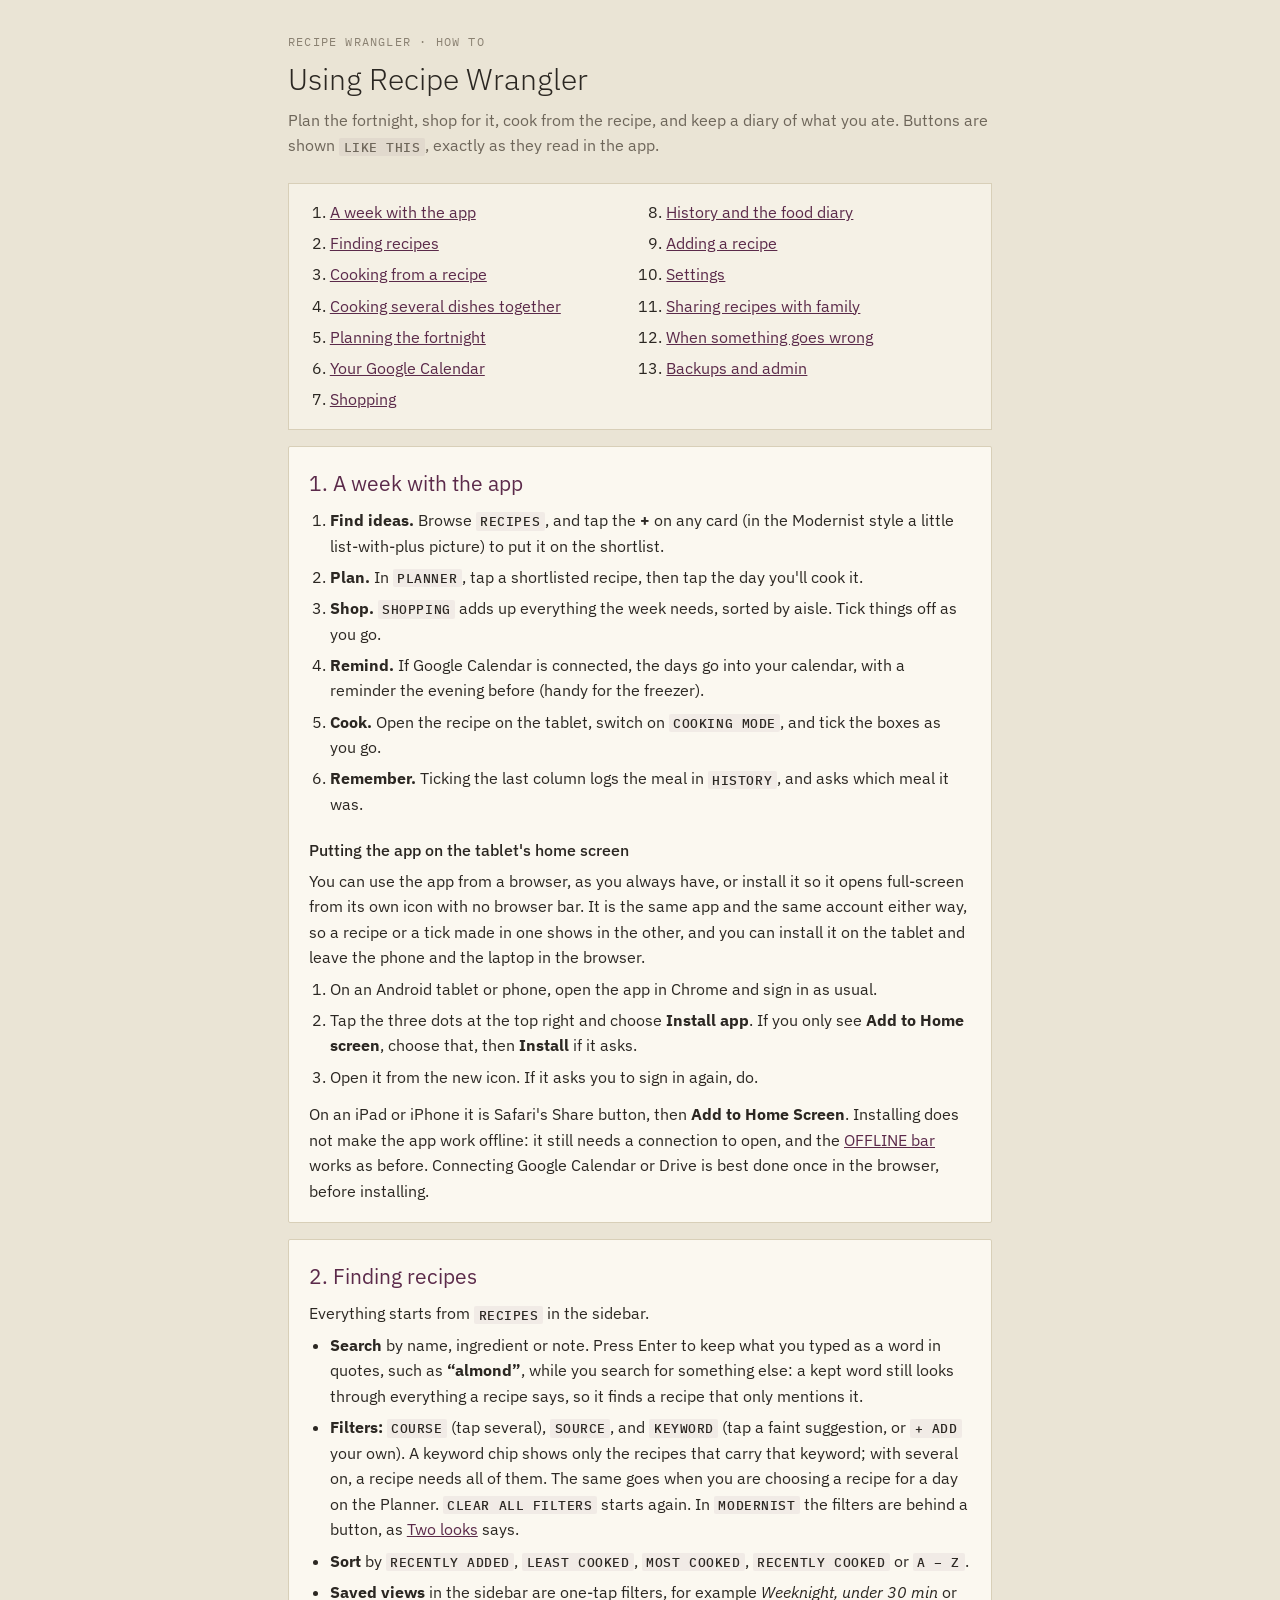
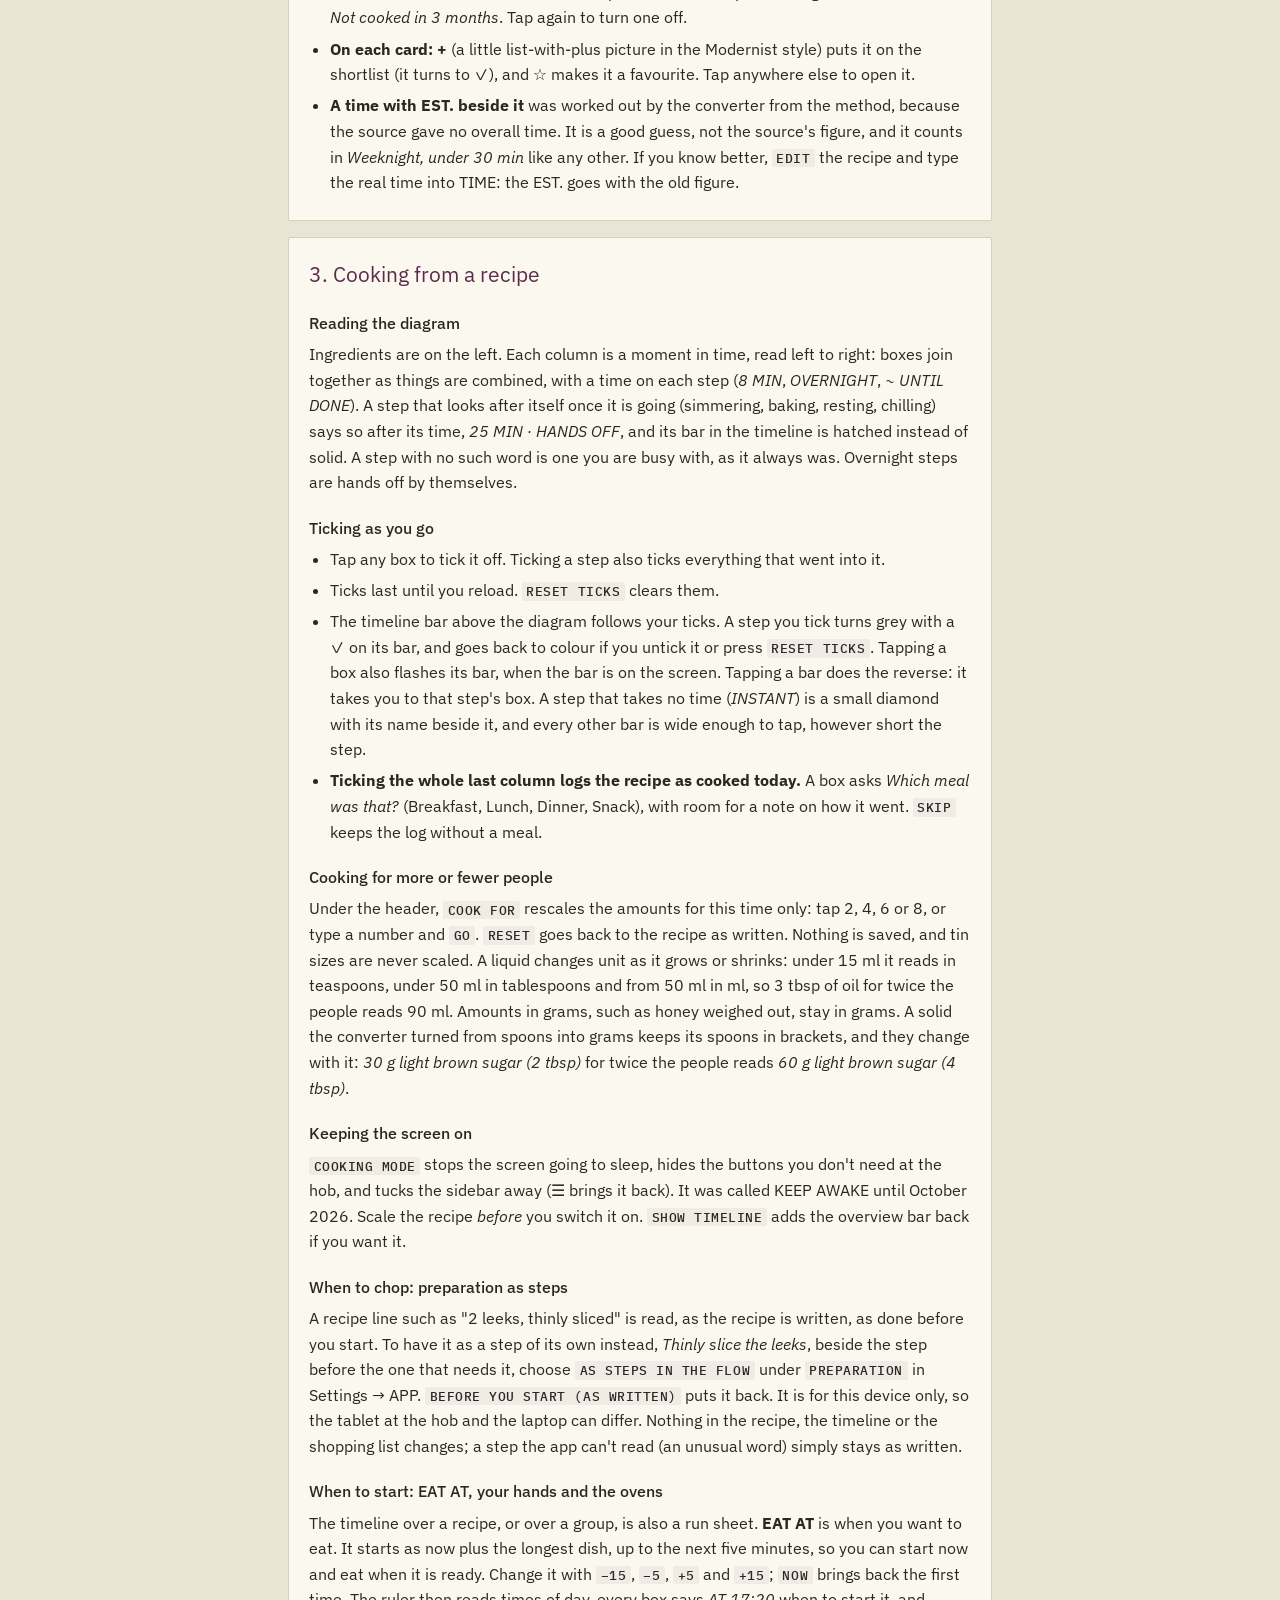
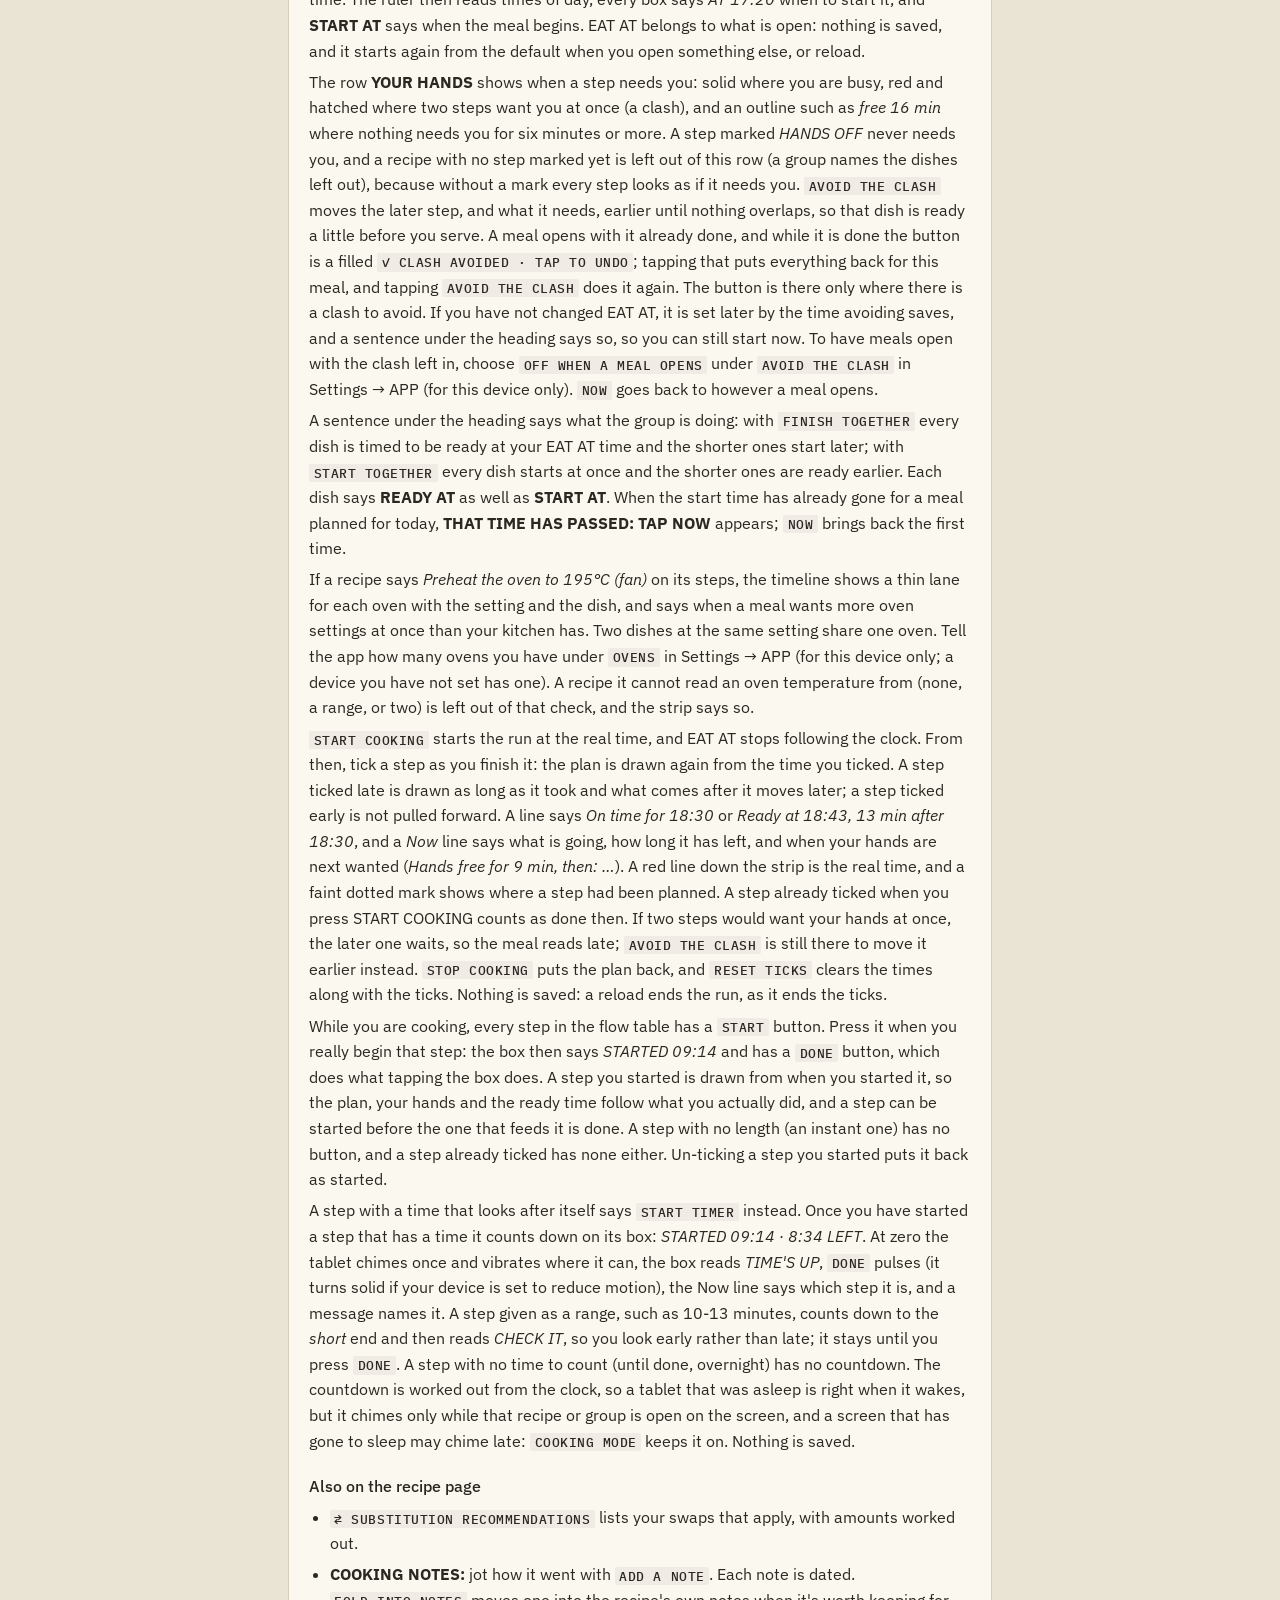
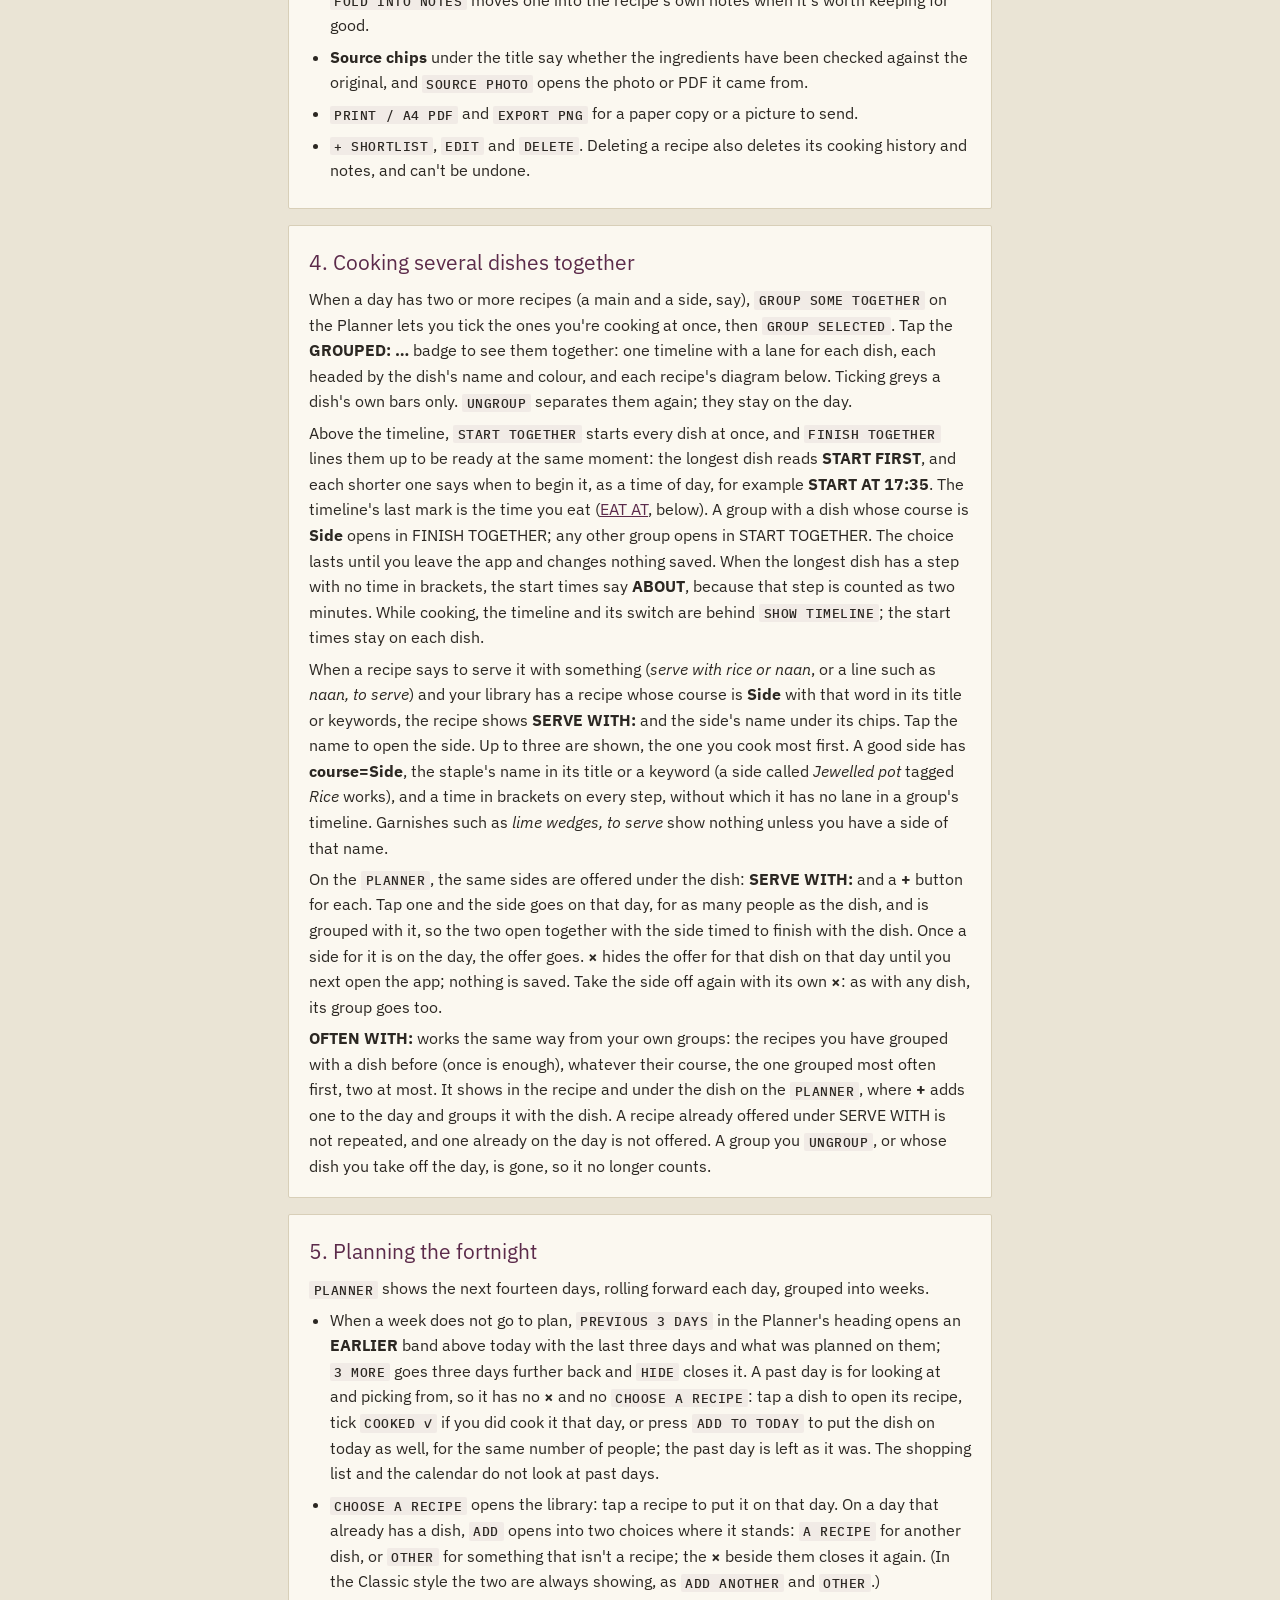
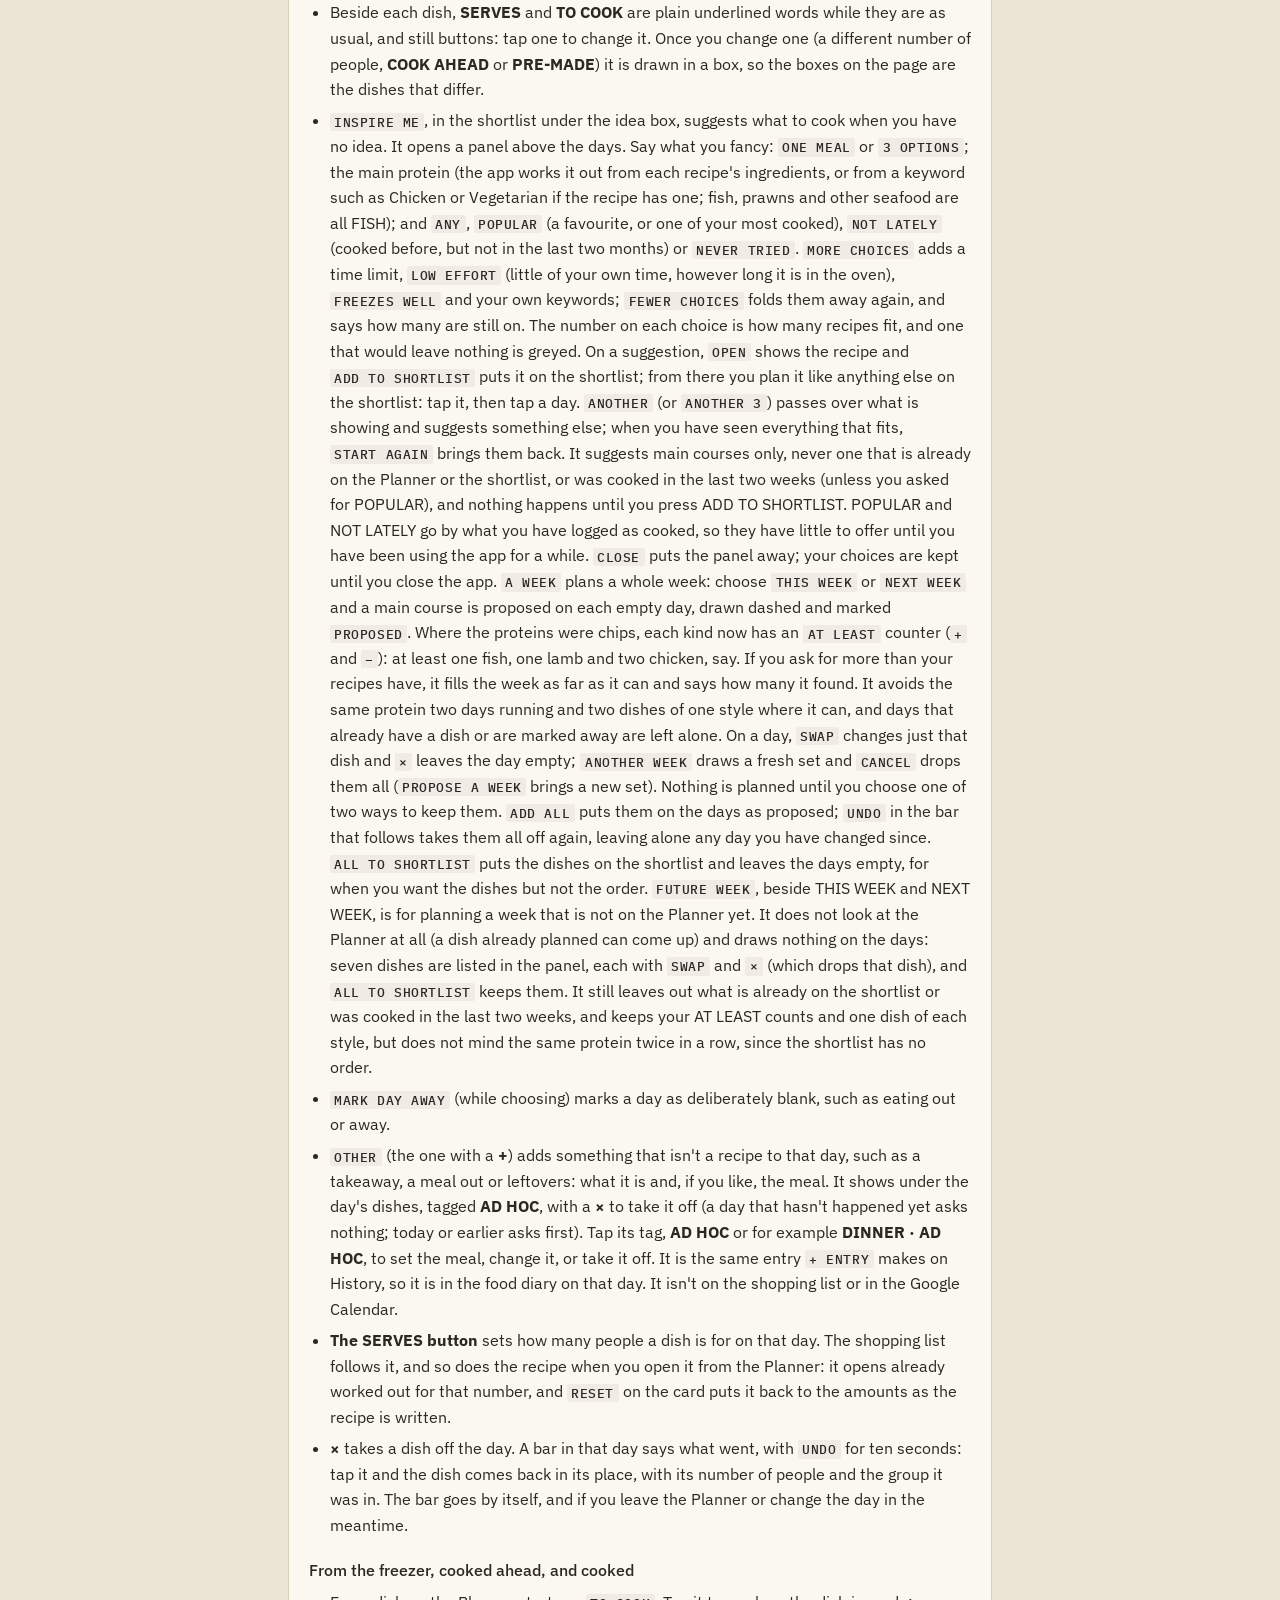
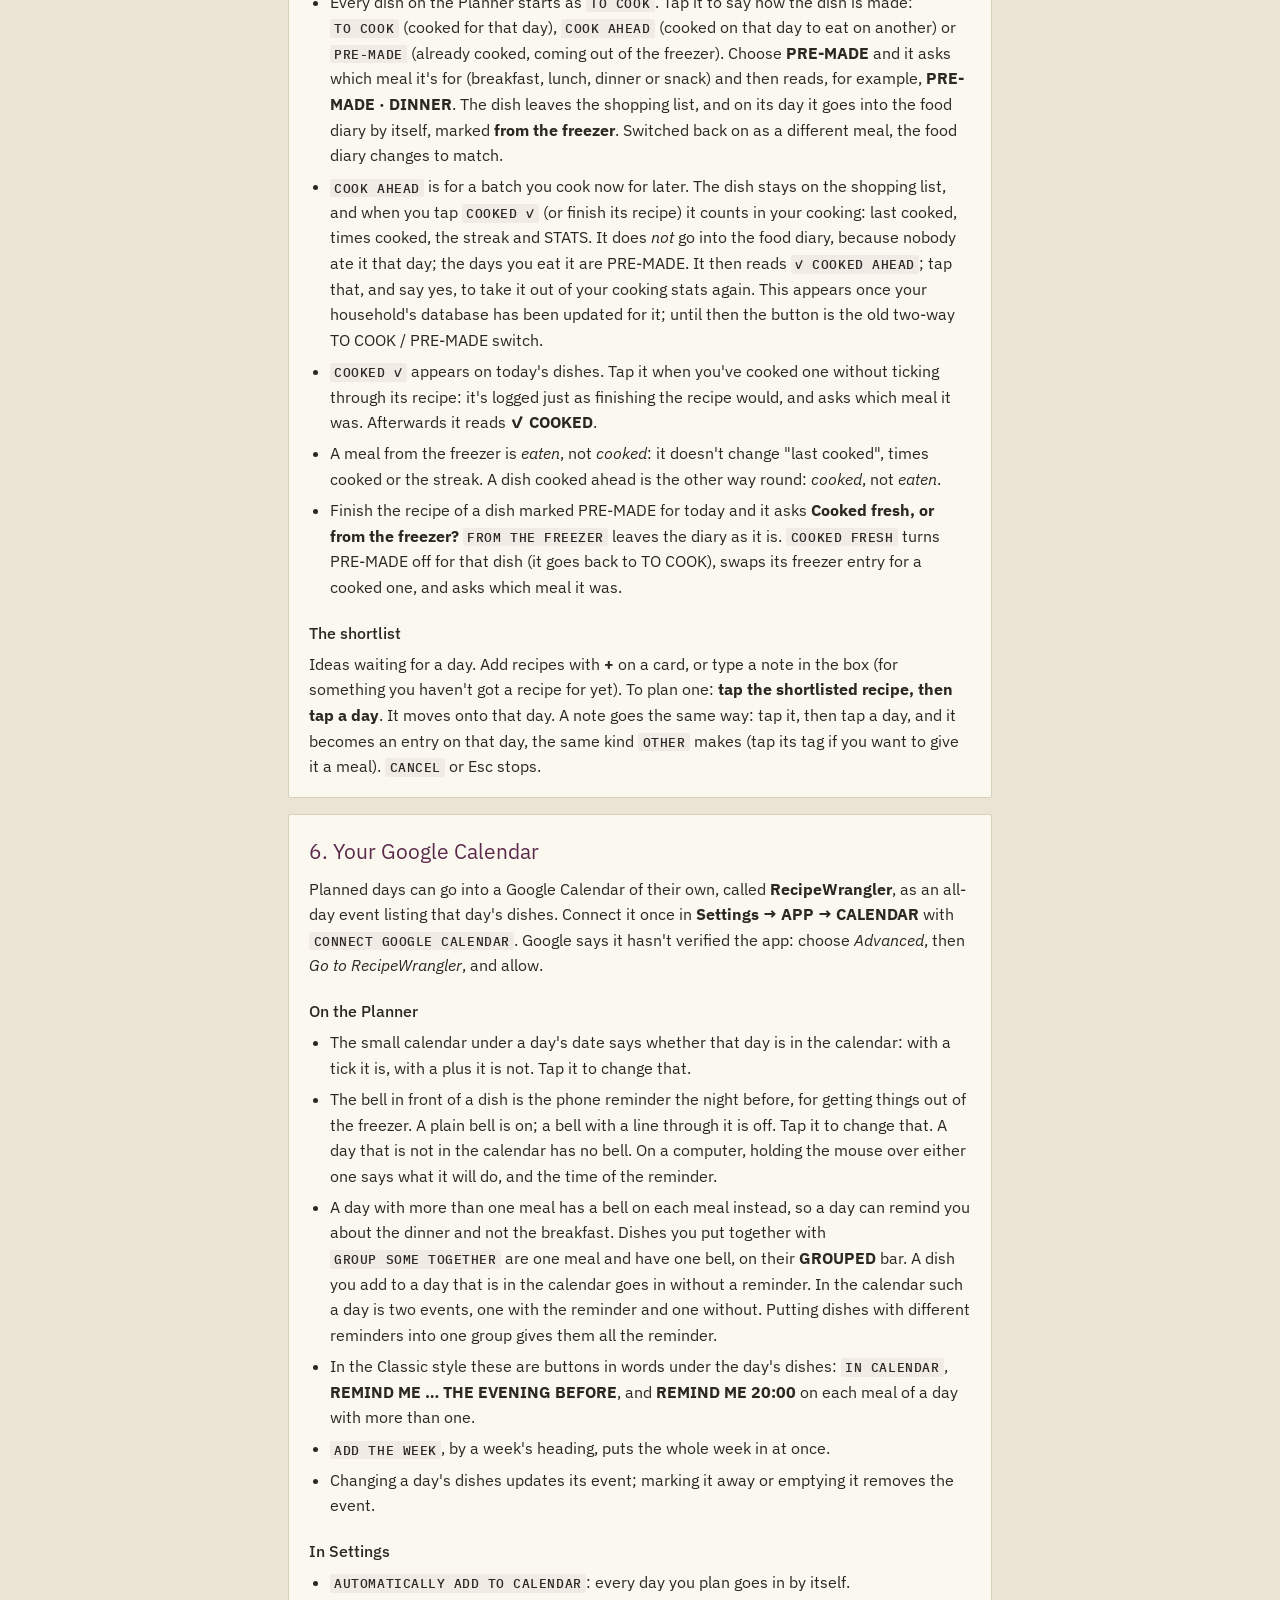
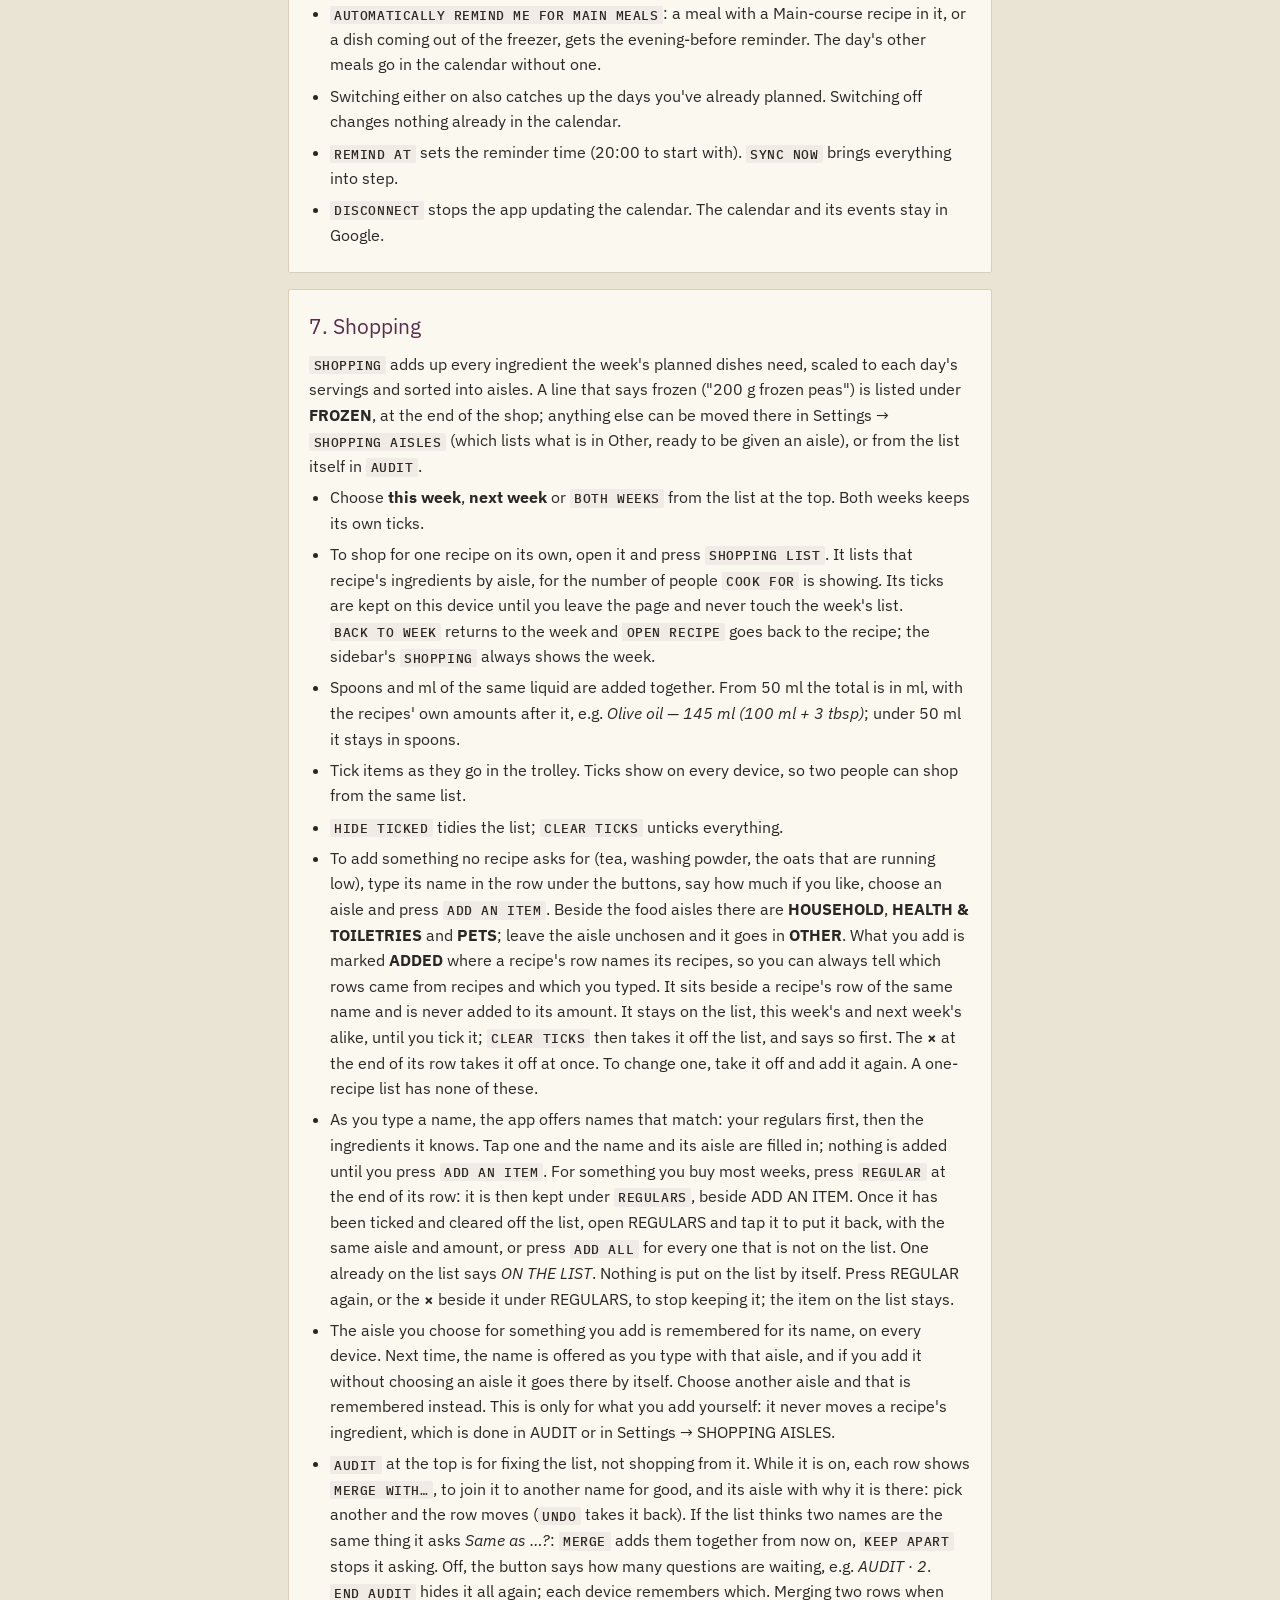
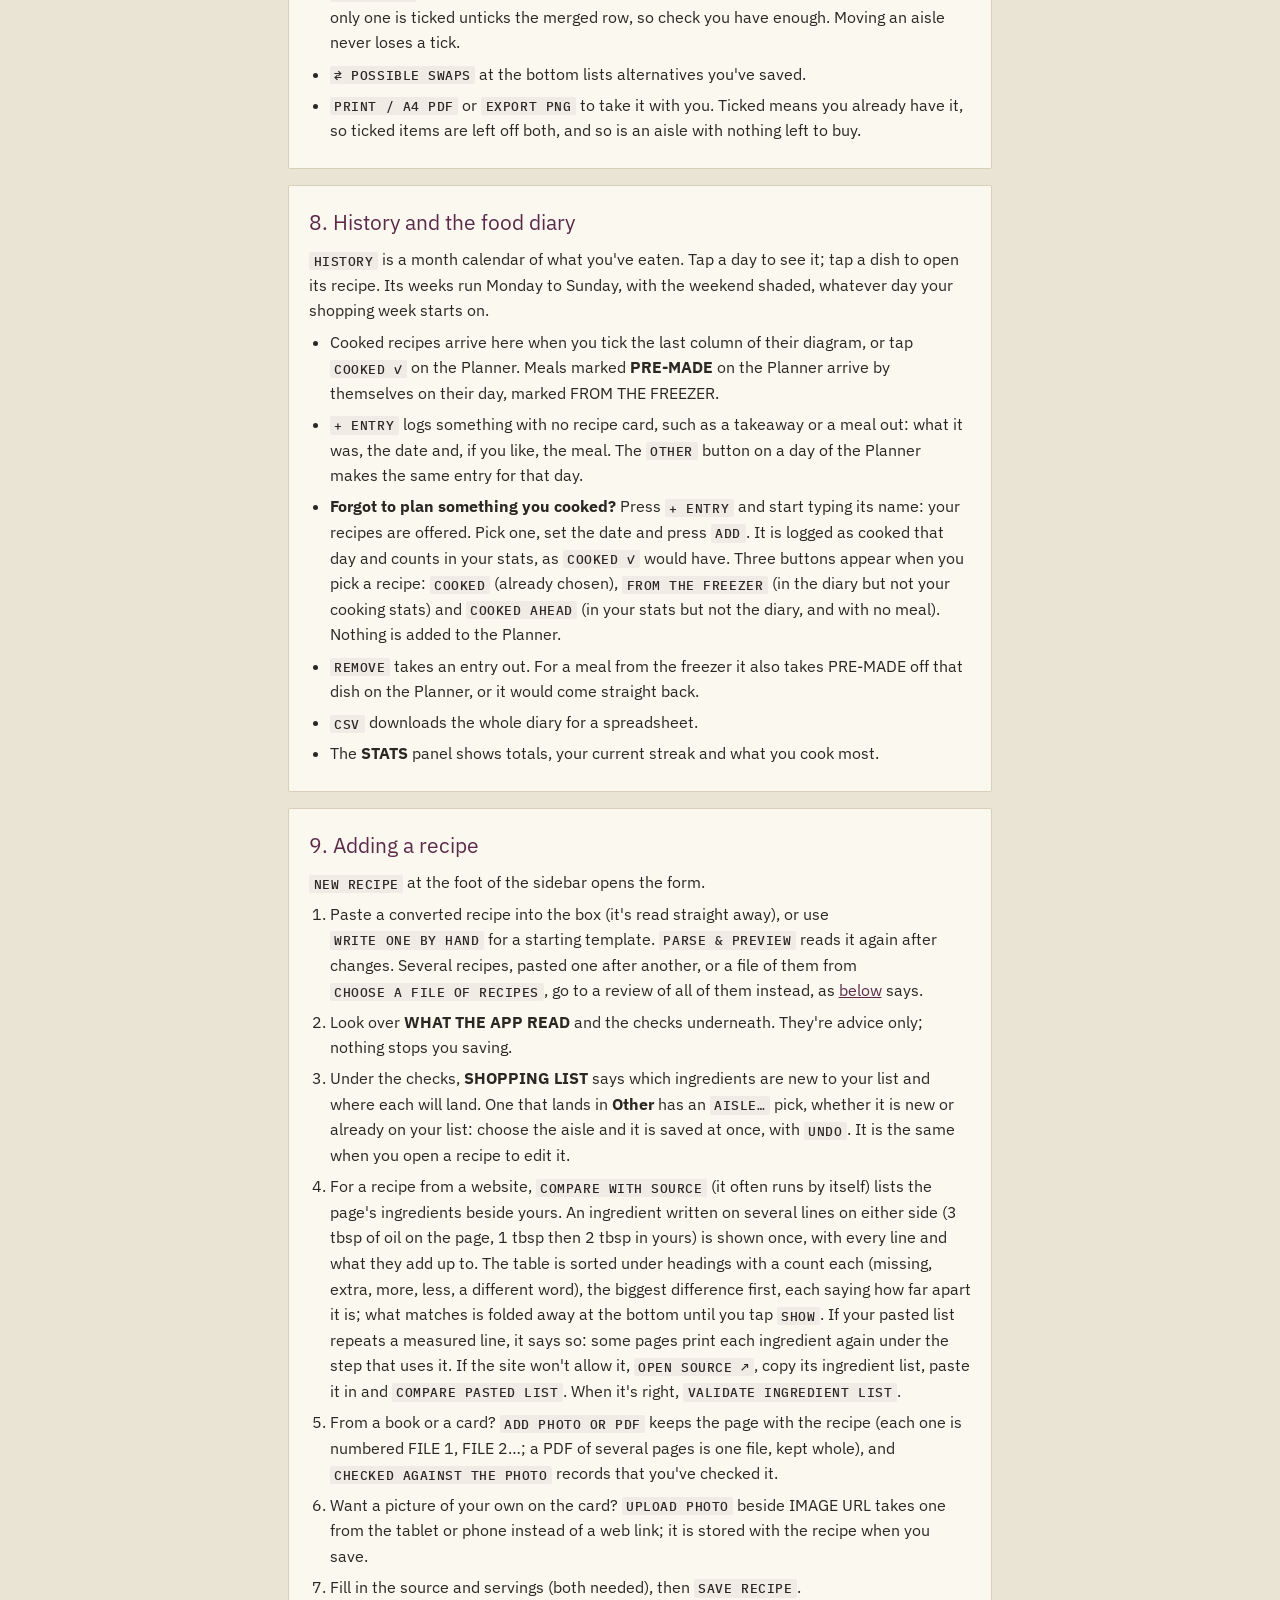
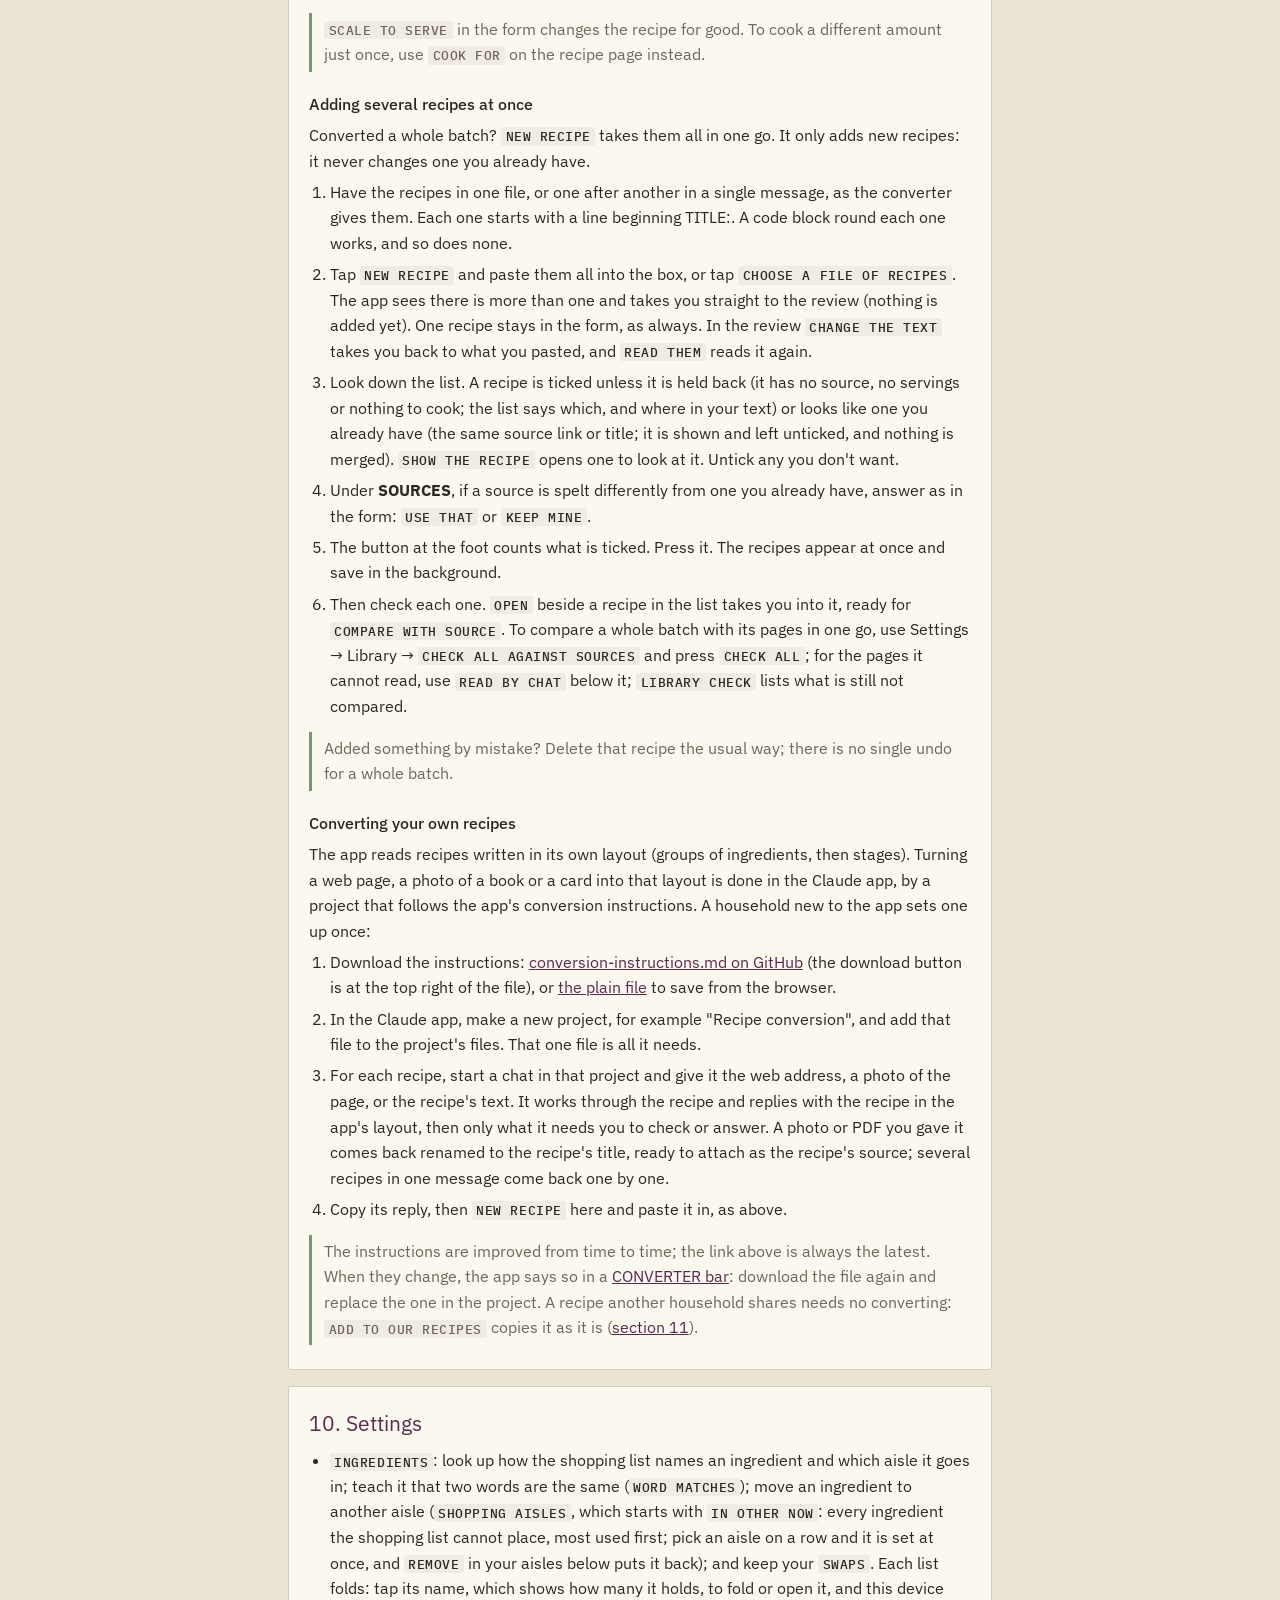
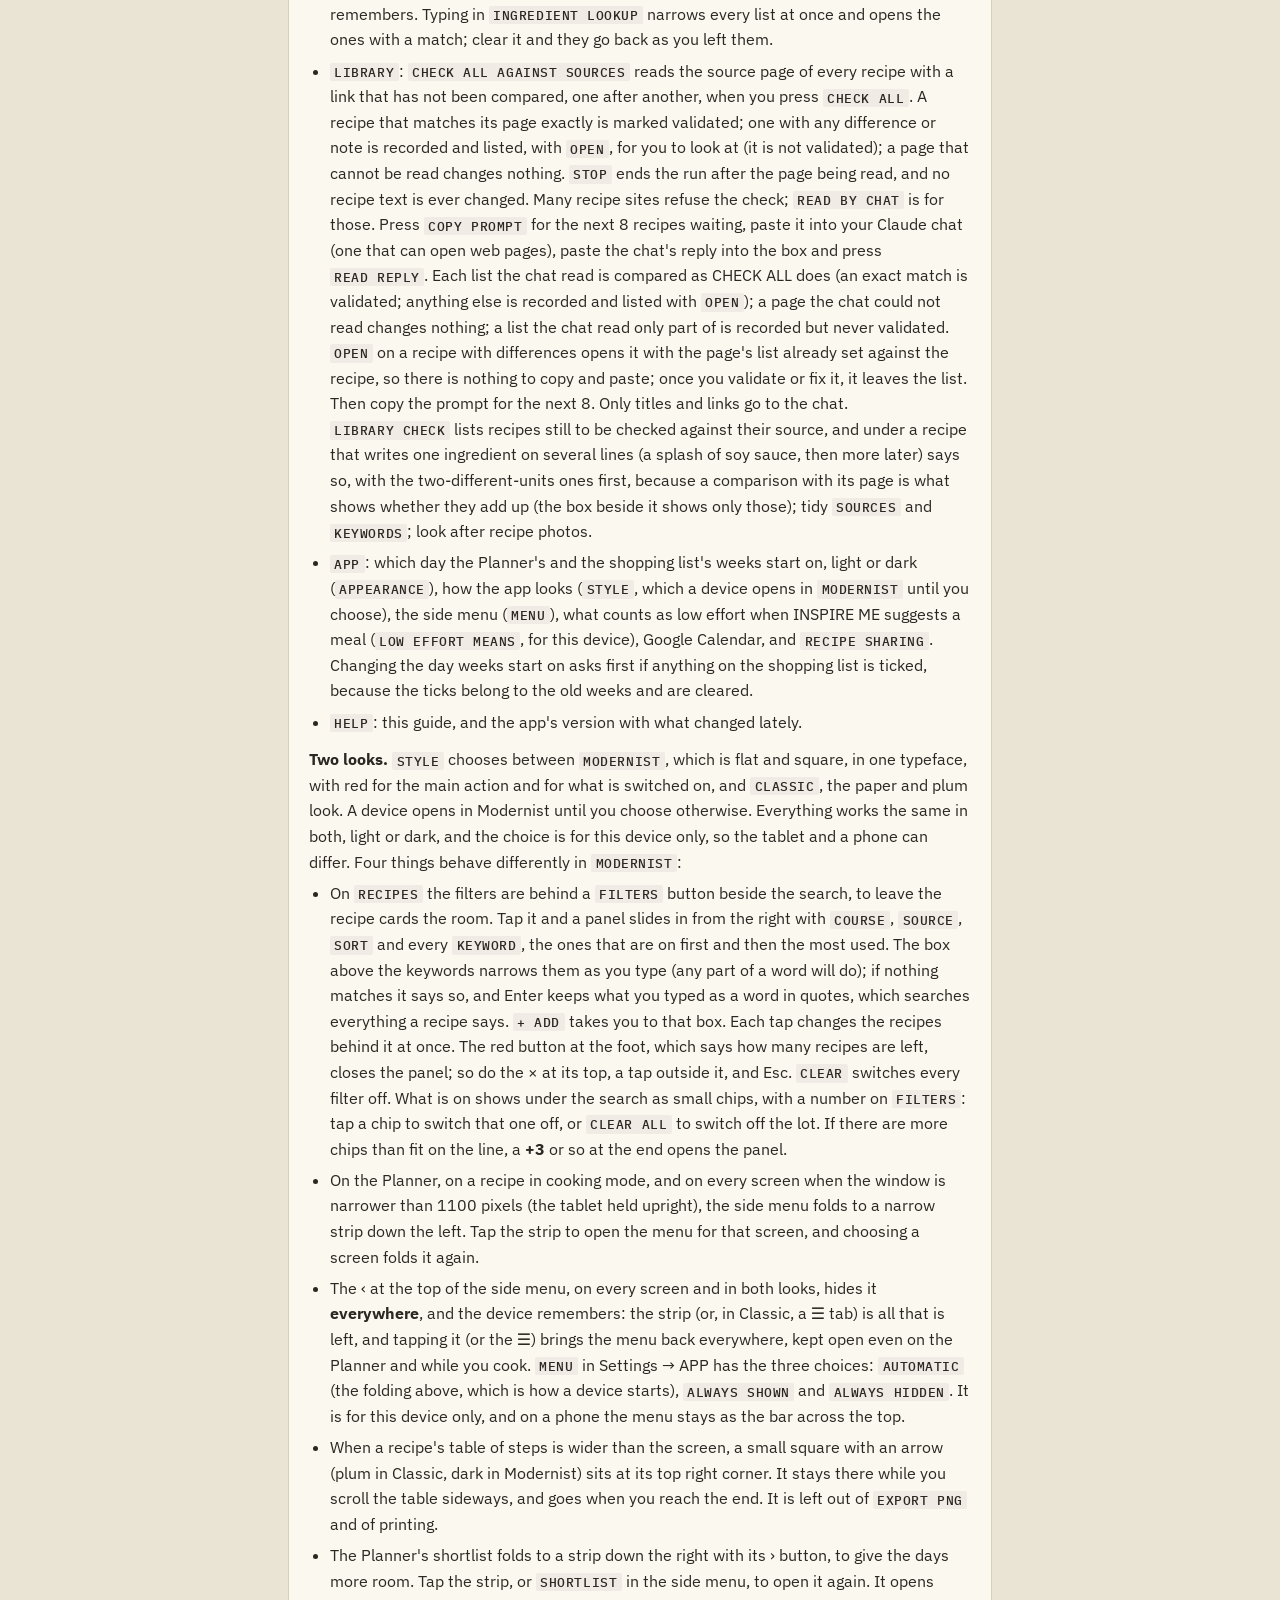
<file: help.html>
<!doctype html>
<html lang="en-GB">
<head>
<meta charset="utf-8">
<meta name="viewport" content="width=device-width, initial-scale=1">
<title>Recipe Wrangler: how to use it</title>
<!-- The app's own look, so the guide reads as part of it. Light or dark follows the app's APPEARANCE
     setting, which the app keeps in localStorage on this same origin; with none, the device's own. -->
<script>
  (function(){
    var mode = 'system';
    try { mode = localStorage.getItem('kitchen.darkMode') || 'system'; } catch(e){}
    var dark = mode === 'dark' || (mode === 'system' && window.matchMedia && matchMedia('(prefers-color-scheme: dark)').matches);
    document.documentElement.setAttribute('data-theme', dark ? 'dark' : 'light');
  })();
</script>
<link rel="preconnect" href="https://fonts.googleapis.com">
<link href="https://fonts.googleapis.com/css2?family=IBM+Plex+Mono:wght@400;500&family=IBM+Plex+Sans:wght@300;400;500&display=swap" rel="stylesheet">
<style>
  :root{
    --paper:#F5F1E6; --shell:#EAE4D5; --card:#FBF8F0; --ink:#2B2722; --ink-soft:#6E665A; --ink-mute:#8A8172;
    --line:#D8CFB8; --plum:#5B2A4A; --plum-wash:rgba(91,42,74,.06); --sage:#7C9473;
  }
  :root[data-theme="dark"]{
    --paper:#1C1915; --shell:#141210; --card:#232019; --ink:#EDE7DA; --ink-soft:#B8AE9C; --ink-mute:#958B7A;
    --line:#3A352C; --plum:#C98FB4; --plum-wash:rgba(201,143,180,.10); --sage:#9DBE92;
  }
  *{ box-sizing:border-box; }
  body{ margin:0; background:var(--shell); color:var(--ink); font:16px/1.6 'IBM Plex Sans', system-ui, sans-serif; font-weight:400; }
  main{ max-width:46rem; margin:0 auto; padding:2rem 1rem 4rem; }
  header{ margin-bottom:1.5rem; }
  .brand{ font-family:'IBM Plex Mono', monospace; font-size:12px; letter-spacing:.1em; color:var(--ink-mute); }
  h1{ font-size:1.9rem; font-weight:300; margin:.25rem 0 .25rem; }
  .lede{ color:var(--ink-soft); margin:0; }
  h2{ font-size:1.3rem; font-weight:400; margin:0 0 .5rem; color:var(--plum); }
  h3{ font-size:1rem; font-weight:500; margin:1.25rem 0 .25rem; }
  section{ background:var(--card); border:1px solid var(--line); border-radius:2px; padding:1.25rem 1.25rem .75rem; margin:0 0 1rem; }
  p, li{ margin:.35rem 0; }
  ul, ol{ padding-left:1.3rem; margin:.35rem 0 .75rem; }
  a{ color:var(--plum); }
  b.ui, b.example{ font-family:'IBM Plex Mono', monospace; font-weight:500; font-size:.82em; letter-spacing:.04em;
        background:var(--plum-wash); padding:.05em .35em; border-radius:2px; white-space:nowrap; }
  .tip{ border-left:3px solid var(--sage); padding:.25rem .75rem; color:var(--ink-soft); margin:.75rem 0; }
  nav.contents{ background:var(--paper); border:1px solid var(--line); padding:1rem 1.25rem; margin-bottom:1rem; }
  nav.contents ol{ columns:2; column-gap:2rem; margin:0; }
  nav.contents li{ break-inside:avoid; margin:0 0 .35rem; }
  pre{ font-family:'IBM Plex Mono', monospace; font-size:.85em; background:var(--paper); border:1px solid var(--line);
       padding:.75rem; overflow-x:auto; white-space:pre; }
  footer{ color:var(--ink-mute); font-size:.9rem; text-align:center; margin-top:2rem; }
  @media (max-width:600px){ nav.contents ol{ columns:1; } section{ padding:1rem .9rem .5rem; } }
  @media print{
    body{ background:#fff; color:#000; font-size:11pt; }
    section, nav.contents{ border:none; padding:0; margin:0 0 .75rem; background:none; break-inside:auto; }
    h2, h3{ break-after:avoid; }
    li, p{ break-inside:avoid; }
    a{ color:inherit; text-decoration:none; }
    b.ui, b.example{ background:none; border:1px solid #999; }
  }
</style>
</head>
<body>
<main>
<header>
  <div class="brand">RECIPE WRANGLER · HOW TO</div>
  <h1>Using Recipe Wrangler</h1>
  <p class="lede">Plan the fortnight, shop for it, cook from the recipe, and keep a diary of what you ate.
    Buttons are shown <b class="ui example">LIKE THIS</b>, exactly as they read in the app.</p>
</header>

<nav class="contents" aria-label="Contents">
  <ol>
    <li><a href="#week">A week with the app</a></li>
    <li><a href="#recipes">Finding recipes</a></li>
    <li><a href="#cooking">Cooking from a recipe</a></li>
    <li><a href="#groups">Cooking several dishes together</a></li>
    <li><a href="#planner">Planning the fortnight</a></li>
    <li><a href="#calendar">Your Google Calendar</a></li>
    <li><a href="#shopping">Shopping</a></li>
    <li><a href="#history">History and the food diary</a></li>
    <li><a href="#adding">Adding a recipe</a></li>
    <li><a href="#settings">Settings</a></li>
    <li><a href="#sharing">Sharing recipes with family</a></li>
    <li><a href="#trouble">When something goes wrong</a></li>
    <li><a href="#admin">Backups and admin</a></li>
  </ol>
</nav>

<section id="week">
  <h2>1. A week with the app</h2>
  <ol>
    <li><b>Find ideas.</b> Browse <b class="ui">RECIPES</b>, and tap the <b>+</b> on any card (in the Modernist style a little list-with-plus picture) to put it on the shortlist.</li>
    <li><b>Plan.</b> In <b class="ui">PLANNER</b>, tap a shortlisted recipe, then tap the day you'll cook it.</li>
    <li><b>Shop.</b> <b class="ui">SHOPPING</b> adds up everything the week needs, sorted by aisle. Tick things off as you go.</li>
    <li><b>Remind.</b> If Google Calendar is connected, the days go into your calendar, with a reminder the evening before
      (handy for the freezer).</li>
    <li><b>Cook.</b> Open the recipe on the tablet, switch on <b class="ui">COOKING MODE</b>, and tick the boxes as you go.</li>
    <li><b>Remember.</b> Ticking the last column logs the meal in <b class="ui">HISTORY</b>, and asks which meal it was.</li>
  </ol>
  <h3 id="install">Putting the app on the tablet's home screen</h3>
  <p>You can use the app from a browser, as you always have, or install it so it opens full-screen from its own icon with no browser bar. It is the
    same app and the same account either way, so a recipe or a tick made in one shows in the other, and you can install it on the tablet and leave
    the phone and the laptop in the browser.</p>
  <ol>
    <li>On an Android tablet or phone, open the app in Chrome and sign in as usual.</li>
    <li>Tap the three dots at the top right and choose <b>Install app</b>. If you only see <b>Add to Home screen</b>, choose that, then <b>Install</b> if it asks.</li>
    <li>Open it from the new icon. If it asks you to sign in again, do.</li>
  </ol>
  <p>On an iPad or iPhone it is Safari's Share button, then <b>Add to Home Screen</b>. Installing does not make the app work offline: it still needs a
    connection to open, and the <a href="#offline">OFFLINE bar</a> works as before. Connecting Google Calendar or Drive is best done once in the browser,
    before installing.</p>
</section>

<section id="recipes">
  <h2>2. Finding recipes</h2>
  <p>Everything starts from <b class="ui">RECIPES</b> in the sidebar.</p>
  <ul>
    <li><b>Search</b> by name, ingredient or note. Press Enter to keep what you typed as a word in quotes, such as <b>“almond”</b>, while you
      search for something else: a kept word still looks through everything a recipe says, so it finds a recipe that only mentions it.</li>
    <li><b>Filters:</b> <b class="ui">COURSE</b> (tap several), <b class="ui">SOURCE</b>, and <b class="ui">KEYWORD</b>
      (tap a faint suggestion, or <b class="ui">+ ADD</b> your own). A keyword chip shows only the recipes that carry that keyword; with
      several on, a recipe needs all of them. The same goes when you are choosing a recipe for a day on the Planner. <b class="ui">CLEAR ALL FILTERS</b> starts again. In
      <b class="ui">MODERNIST</b> the filters are behind a button, as <a href="#style">Two looks</a> says.</li>
    <li><b>Sort</b> by <b class="ui">RECENTLY ADDED</b>, <b class="ui">LEAST COOKED</b>, <b class="ui">MOST COOKED</b>,
      <b class="ui">RECENTLY COOKED</b> or <b class="ui">A – Z</b>.</li>
    <li><b>Saved views</b> in the sidebar are one-tap filters, for example <i>Weeknight, under 30 min</i> or
      <i>Not cooked in 3 months</i>. Tap again to turn one off.</li>
    <li><b>On each card:</b> <b>+</b> (a little list-with-plus picture in the Modernist style) puts it on the shortlist (it turns to ✓), and ☆ makes it a favourite. Tap anywhere else to open it.</li>
    <li><b>A time with EST. beside it</b> was worked out by the converter from the method, because the source gave no overall time. It is
      a good guess, not the source's figure, and it counts in <i>Weeknight, under 30 min</i> like any other. If you know better,
      <b class="ui">EDIT</b> the recipe and type the real time into TIME: the EST. goes with the old figure.</li>
  </ul>
</section>

<section id="cooking">
  <h2>3. Cooking from a recipe</h2>
  <h3>Reading the diagram</h3>
  <p>Ingredients are on the left. Each column is a moment in time, read left to right: boxes join together as things are
    combined, with a time on each step (<i>8 MIN</i>, <i>OVERNIGHT</i>, <i>~ UNTIL DONE</i>). A step that looks after itself once it is
    going (simmering, baking, resting, chilling) says so after its time, <i>25 MIN · HANDS OFF</i>, and its bar in the timeline is hatched
    instead of solid. A step with no such word is one you are busy with, as it always was. Overnight steps are hands off by themselves.</p>
  <h3>Ticking as you go</h3>
  <ul>
    <li>Tap any box to tick it off. Ticking a step also ticks everything that went into it.</li>
    <li>Ticks last until you reload. <b class="ui">RESET TICKS</b> clears them.</li>
    <li id="timeline-follows">The timeline bar above the diagram follows your ticks. A step you tick turns grey with a ✓ on its bar, and goes back
      to colour if you untick it or press <b class="ui">RESET TICKS</b>. Tapping a box also flashes its bar, when the bar is on the screen.
      Tapping a bar does the reverse: it takes you to that step's box. A step that takes no time (<i>INSTANT</i>) is a small diamond with its
      name beside it, and every other bar is wide enough to tap, however short the step.</li>
    <li><b>Ticking the whole last column logs the recipe as cooked today.</b> A box asks <i>Which meal was that?</i>
      (Breakfast, Lunch, Dinner, Snack), with room for a note on how it went. <b class="ui">SKIP</b> keeps the log without a meal.</li>
  </ul>
  <h3 id="cook-for">Cooking for more or fewer people</h3>
  <p>Under the header, <b class="ui">COOK FOR</b> rescales the amounts for this time only: tap 2, 4, 6 or 8, or type a number
    and <b class="ui">GO</b>. <b class="ui">RESET</b> goes back to the recipe as written. Nothing is saved, and tin sizes are
    never scaled. A liquid changes unit as it grows or shrinks: under 15 ml it reads in teaspoons, under 50 ml in
    tablespoons and from 50 ml in ml, so 3 tbsp of oil for twice the people reads 90 ml. Amounts in grams, such as honey
    weighed out, stay in grams. A solid the converter turned from spoons into grams keeps its spoons in brackets, and they
    change with it: <i>30 g light brown sugar (2 tbsp)</i> for twice the people reads <i>60 g light brown sugar (4 tbsp)</i>.</p>
  <h3 id="keep-awake">Keeping the screen on</h3>
  <p><b class="ui">COOKING MODE</b> stops the screen going to sleep, hides the buttons you don't need at the hob, and
    tucks the sidebar away (☰ brings it back). It was called KEEP AWAKE until October 2026. Scale the recipe <i>before</i> you switch it on.
    <b class="ui">SHOW TIMELINE</b> adds the overview bar back if you want it.</p>
  <h3 id="prep-steps">When to chop: preparation as steps</h3>
  <p>A recipe line such as "2 leeks, thinly sliced" is read, as the recipe is written, as done before you start. To have it
    as a step of its own instead, <i>Thinly slice the leeks</i>, beside the step before the one that needs it, choose
    <b class="ui">AS STEPS IN THE FLOW</b> under <b class="ui">PREPARATION</b> in Settings → APP. <b class="ui">BEFORE YOU START (AS WRITTEN)</b>
    puts it back. It is for this device only, so the tablet at the hob and the laptop can differ. Nothing in the recipe, the
    timeline or the shopping list changes; a step the app can't read (an unusual word) simply stays as written.</p>
  <h3 id="run-sheet">When to start: EAT AT, your hands and the ovens</h3>
  <p>The timeline over a recipe, or over a group, is also a run sheet. <b>EAT AT</b> is when you want to eat. It starts as now plus the
    longest dish, up to the next five minutes, so you can start now and eat when it is ready. Change it with <b class="ui">−15</b>,
    <b class="ui">−5</b>, <b class="ui">+5</b> and <b class="ui">+15</b>; <b class="ui">NOW</b> brings back the first time. The ruler then reads
    times of day, every box says <i>AT 17:20</i> when to start it, and <b>START AT</b> says when the meal begins. EAT AT belongs to what is open:
    nothing is saved, and it starts again from the default when you open something else, or reload.</p>
  <p>The row <b>YOUR HANDS</b> shows when a step needs you: solid where you are busy, red and hatched where two steps want you at once (a clash),
    and an outline such as <i>free 16 min</i> where nothing needs you for six minutes or more. A step marked <i>HANDS OFF</i> never needs you, and
    a recipe with no step marked yet is left out of this row (a group names the dishes left out), because without a mark every step looks as if
    it needs you. <b class="ui">AVOID THE CLASH</b> moves the later step, and what it needs, earlier until nothing overlaps, so that dish is ready a
    little before you serve. A meal opens with it already done, and while it is done the button is a filled <b class="ui">✓ CLASH AVOIDED · TAP TO UNDO</b>;
    tapping that puts everything back for this meal, and tapping <b class="ui">AVOID THE CLASH</b> does it again. The button is there only where there is a
    clash to avoid. If you have not changed EAT AT, it is set later by the time avoiding saves, and a sentence under the heading says so, so you can still
    start now. To have meals open with the clash left in, choose <b class="ui">OFF WHEN A MEAL OPENS</b> under <b class="ui">AVOID THE CLASH</b> in Settings → APP
    (for this device only). <b class="ui">NOW</b> goes back to however a meal opens.</p>
  <p>A sentence under the heading says what the group is doing: with <b class="ui">FINISH TOGETHER</b> every dish is timed to be ready at your EAT AT
    time and the shorter ones start later; with <b class="ui">START TOGETHER</b> every dish starts at once and the shorter ones are ready earlier.
    Each dish says <b>READY AT</b> as well as <b>START AT</b>. When the start time has already gone for a meal planned for today, <b>THAT TIME HAS
    PASSED: TAP NOW</b> appears; <b class="ui">NOW</b> brings back the first time.</p>
  <p>If a recipe says <i>Preheat the oven to 195°C (fan)</i> on its steps, the timeline shows a thin lane for each oven with the setting and the
    dish, and says when a meal wants more oven settings at once than your kitchen has. Two dishes at the same setting share one oven. Tell the app
    how many ovens you have under <b class="ui">OVENS</b> in Settings → APP (for this device only; a device you have not set has one). A recipe it
    cannot read an oven temperature from (none, a range, or two) is left out of that check, and the strip says so.</p>
  <p id="start-cooking"><b class="ui">START COOKING</b> starts the run at the real time, and EAT AT stops following the clock. From then, tick a step as you
    finish it: the plan is drawn again from the time you ticked. A step ticked late is drawn as long as it took and what comes after it moves later; a
    step ticked early is not pulled forward. A line says <i>On time for 18:30</i> or <i>Ready at 18:43, 13 min after 18:30</i>, and a <i>Now</i> line says
    what is going, how long it has left, and when your hands are next wanted (<i>Hands free for 9 min, then: …</i>). A red line down the strip is the
    real time, and a faint dotted mark shows where a step had been planned. A step already ticked when you press START COOKING counts as done then.
    If two steps would want your hands at once, the later one waits, so the meal reads late; <b class="ui">AVOID THE CLASH</b> is still there to move it earlier
    instead. <b class="ui">STOP COOKING</b> puts the plan back, and <b class="ui">RESET TICKS</b> clears the times along with the ticks. Nothing is saved:
    a reload ends the run, as it ends the ticks.</p>
  <p>While you are cooking, every step in the flow table has a <b class="ui">START</b> button. Press it when you really begin that step: the box then says
    <i>STARTED 09:14</i> and has a <b class="ui">DONE</b> button, which does what tapping the box does. A step you started is drawn from when you started it,
    so the plan, your hands and the ready time follow what you actually did, and a step can be started before the one that feeds it is done. A step with no
    length (an instant one) has no button, and a step already ticked has none either. Un-ticking a step you started puts it back as started.</p>
  <p id="timers">A step with a time that looks after itself says <b class="ui">START TIMER</b> instead. Once you have started a step that has a time it counts
    down on its box: <i>STARTED 09:14 · 8:34 LEFT</i>. At zero the tablet chimes once and vibrates where it can, the box reads <i>TIME'S UP</i>,
    <b class="ui">DONE</b> pulses (it turns solid if your device is set to reduce motion), the Now line says which step it is, and a message names it. A step given as a
    range, such as 10-13 minutes, counts down to the <i>short</i> end and then reads <i>CHECK IT</i>, so you look early rather than late; it stays until you press
    <b class="ui">DONE</b>. A step with no time to count (until done, overnight) has no countdown. The countdown is worked out from the clock, so a tablet that was asleep is right
    when it wakes, but it chimes only while that recipe or group is open on the screen, and a screen that has gone to sleep may chime late: <b class="ui">COOKING MODE</b> keeps
    it on. Nothing is saved.</p>
  <h3>Also on the recipe page</h3>
  <ul>
    <li><b class="ui">⇄ SUBSTITUTION RECOMMENDATIONS</b> lists your swaps that apply, with amounts worked out.</li>
    <li><b>COOKING NOTES:</b> jot how it went with <b class="ui">ADD A NOTE</b>. Each note is dated. <b class="ui">FOLD INTO NOTES</b>
      moves one into the recipe's own notes when it's worth keeping for good.</li>
    <li><b>Source chips</b> under the title say whether the ingredients have been checked against the original, and
      <b class="ui">SOURCE PHOTO</b> opens the photo or PDF it came from.</li>
    <li><b class="ui">PRINT / A4 PDF</b> and <b class="ui">EXPORT PNG</b> for a paper copy or a picture to send.</li>
    <li><b class="ui">+ SHORTLIST</b>, <b class="ui">EDIT</b> and <b class="ui">DELETE</b>. Deleting a recipe also deletes its
      cooking history and notes, and can't be undone.</li>
  </ul>
</section>

<section id="groups">
  <h2>4. Cooking several dishes together</h2>
  <p>When a day has two or more recipes (a main and a side, say), <b class="ui">GROUP SOME TOGETHER</b> on the Planner lets
    you tick the ones you're cooking at once, then <b class="ui">GROUP SELECTED</b>. Tap the <b>GROUPED: …</b> badge to see them
    together: one timeline with a lane for each dish, each headed by the dish's name and colour, and each recipe's diagram below.
    Ticking greys a dish's own bars only. <b class="ui">UNGROUP</b> separates them again; they stay on the day.</p>
  <p id="finish-together">Above the timeline, <b class="ui">START TOGETHER</b> starts every dish at once, and
    <b class="ui">FINISH TOGETHER</b> lines them up to be ready at the same moment: the longest dish reads <b>START FIRST</b>, and
    each shorter one says when to begin it, as a time of day, for example <b>START AT 17:35</b>. The timeline's last mark is the time you eat
    (<a href="#run-sheet">EAT AT</a>, below).
    A group with a dish whose course is <b>Side</b> opens in FINISH TOGETHER; any other group opens in START TOGETHER. The choice
    lasts until you leave the app and changes nothing saved. When the longest dish has a step with no time in brackets, the
    start times say <b>ABOUT</b>, because that step is counted as two minutes. While cooking, the timeline and its switch are
    behind <b class="ui">SHOW TIMELINE</b>; the start times stay on each dish.</p>
  <p id="serve-with">When a recipe says to serve it with something (<i>serve with rice or naan</i>, or a line such as <i>naan, to
    serve</i>) and your library has a recipe whose course is <b>Side</b> with that word in its title or keywords, the recipe shows
    <b>SERVE WITH:</b> and the side's name under its chips. Tap the name to open the side. Up to three are shown, the one you cook
    most first. A good side has <b>course=Side</b>, the staple's name in its title or a keyword (a side called <i>Jewelled pot</i>
    tagged <i>Rice</i> works), and a time in brackets on every step, without which it has no lane in a group's timeline.
    Garnishes such as <i>lime wedges, to serve</i> show nothing unless you have a side of that name.</p>
  <p id="side-offer">On the <b class="ui">PLANNER</b>, the same sides are offered under the dish: <b>SERVE WITH:</b> and a
    <b>+</b> button for each. Tap one and the side goes on that day, for as many people as the dish, and is grouped with it, so
    the two open together with the side timed to finish with the dish. Once a side for it is on the day, the offer goes. <b>×</b>
    hides the offer for that dish on that day until you next open the app; nothing is saved. Take the side off again with its own
    <b>×</b>: as with any dish, its group goes too.</p>
  <p id="often-with"><b>OFTEN WITH:</b> works the same way from your own groups: the recipes you have grouped with a dish
    before (once is enough), whatever their course, the one grouped most often first, two at most. It shows in the recipe and
    under the dish on the <b class="ui">PLANNER</b>, where <b>+</b> adds one to the day and groups it with the dish. A recipe
    already offered under SERVE WITH is not repeated, and one already on the day is not offered. A group you
    <b class="ui">UNGROUP</b>, or whose dish you take off the day, is gone, so it no longer counts.</p>
</section>

<section id="planner">
  <h2>5. Planning the fortnight</h2>
  <p><b class="ui">PLANNER</b> shows the next fourteen days, rolling forward each day, grouped into weeks.</p>
  <ul>
    <li id="planner-previous">When a week does not go to plan, <b class="ui">PREVIOUS 3 DAYS</b> in the Planner's heading opens an <b>EARLIER</b> band above today with the last three days
      and what was planned on them; <b class="ui">3 MORE</b> goes three days further back and <b class="ui">HIDE</b> closes it. A past day is for looking at and picking
      from, so it has no <b>×</b> and no <b class="ui">CHOOSE A RECIPE</b>: tap a dish to open its recipe, tick <b class="ui">COOKED ✓</b> if you did cook it that day, or press
      <b class="ui">ADD TO TODAY</b> to put the dish on today as well, for the same number of people; the past day is left as it was. The shopping list and the calendar
      do not look at past days.</li>
    <li><b class="ui">CHOOSE A RECIPE</b> opens the library: tap a recipe to put it on that day.
      On a day that already has a dish, <b class="ui">ADD</b> opens into two choices where it stands: <b class="ui">A RECIPE</b> for another dish, or
      <b class="ui">OTHER</b> for something that isn't a recipe; the <b>×</b> beside them closes it again. (In the Classic style the two are always showing, as
      <b class="ui">ADD ANOTHER</b> and <b class="ui">OTHER</b>.)</li>
    <li>Beside each dish, <b>SERVES</b> and <b>TO COOK</b> are plain underlined words while they are as usual, and still buttons: tap one to change it. Once you
      change one (a different number of people, <b>COOK AHEAD</b> or <b>PRE-MADE</b>) it is drawn in a box, so the boxes on the page are the dishes that differ.</li>
    <li id="inspire"><b class="ui">INSPIRE ME</b>, in the shortlist under the idea box, suggests what to cook when you have no idea. It opens a panel above the days.
      Say what you fancy: <b class="ui">ONE MEAL</b> or <b class="ui">3 OPTIONS</b>; the main protein (the app works it out from each recipe's ingredients, or
      from a keyword such as Chicken or Vegetarian if the recipe has one; fish, prawns and other seafood are all FISH); and <b class="ui">ANY</b>,
      <b class="ui">POPULAR</b> (a favourite, or one of your most cooked), <b class="ui">NOT LATELY</b> (cooked before, but not in the last two months) or
      <b class="ui">NEVER TRIED</b>. <b class="ui">MORE CHOICES</b> adds a time limit, <b class="ui">LOW EFFORT</b> (little of your own time, however long it is in the oven),
      <b class="ui">FREEZES WELL</b> and your own keywords; <b class="ui">FEWER CHOICES</b> folds them away again, and says how many are still on. The number on each
      choice is how many recipes fit, and one that would leave nothing is greyed. On a suggestion, <b class="ui">OPEN</b> shows the recipe and
      <b class="ui">ADD TO SHORTLIST</b> puts it on the shortlist; from there you plan it like anything else on the shortlist: tap it, then tap a day.
      <b class="ui">ANOTHER</b> (or <b class="ui">ANOTHER 3</b>) passes over what is showing and suggests something else; when you have seen everything
      that fits, <b class="ui">START AGAIN</b> brings them back. It suggests main courses only, never one that is already on the Planner or the shortlist, or was cooked in the
      last two weeks (unless you asked for POPULAR), and nothing happens until you press ADD TO SHORTLIST. POPULAR and NOT LATELY go by what you have logged as cooked, so they
      have little to offer until you have been using the app for a while. <b class="ui">CLOSE</b> puts the panel away; your choices are kept until you close the app.
      <b class="ui">A WEEK</b> plans a whole week: choose <b class="ui">THIS WEEK</b> or <b class="ui">NEXT WEEK</b> and a main course is proposed on each empty day, drawn
      dashed and marked <b class="ui">PROPOSED</b>. Where the proteins were chips, each kind now has an <b class="ui">AT LEAST</b> counter (<b class="ui">+</b> and
      <b class="ui">−</b>): at least one fish, one lamb and two chicken, say. If you ask for more than your recipes have, it fills the week as far as it can and says how many it
      found. It avoids the same protein two days running and two dishes of one style where it can, and days that already have a dish or are marked away are left alone.
      On a day, <b class="ui">SWAP</b> changes just that dish and <b class="ui">×</b> leaves the day empty; <b class="ui">ANOTHER WEEK</b> draws a fresh set and
      <b class="ui">CANCEL</b> drops them all (<b class="ui">PROPOSE A WEEK</b> brings a new set). Nothing is planned until you choose one of two ways to keep them.
      <b class="ui">ADD ALL</b> puts them on the days as proposed; <b class="ui">UNDO</b> in the bar that follows takes them all off again, leaving alone any day you have
      changed since. <b class="ui">ALL TO SHORTLIST</b> puts the dishes on the shortlist and leaves the days empty, for when you want the dishes but not the order.
      <b class="ui">FUTURE WEEK</b>, beside THIS WEEK and NEXT WEEK, is for planning a week that is not on the Planner yet. It does not look at the Planner at all (a dish
      already planned can come up) and draws nothing on the days: seven dishes are listed in the panel, each with <b class="ui">SWAP</b> and <b class="ui">×</b> (which
      drops that dish), and <b class="ui">ALL TO SHORTLIST</b> keeps them. It still leaves out what is already on the shortlist or was cooked in the last two weeks, and
      keeps your AT LEAST counts and one dish of each style, but does not mind the same protein twice in a row, since the shortlist has no order.</li>
    <li><b class="ui">MARK DAY AWAY</b> (while choosing) marks a day as deliberately blank, such as eating out or away.</li>
    <li><b class="ui">OTHER</b> (the one with a <b>+</b>) adds something that isn't a recipe to that day, such as a takeaway, a meal out or
      leftovers: what it is and, if you like, the meal. It shows under the day's dishes, tagged <b>AD HOC</b>, with a <b>×</b> to take it off
      (a day that hasn't happened yet asks nothing; today or earlier asks first). Tap its tag, <b>AD HOC</b> or for example <b>DINNER · AD HOC</b>, to
      set the meal, change it, or take it off. It is the same entry <b class="ui">+ ENTRY</b> makes on
      History, so it is in the food diary on that day. It isn't on the shopping list or in the Google Calendar.</li>
    <li><b>The SERVES button</b> sets how many people a dish is for on that day. The shopping list follows it, and so does the recipe when you open it from the Planner: it opens already worked out for that number, and <b class="ui">RESET</b> on the card puts it back to the amounts as the recipe is written.</li>
    <li><b>×</b> takes a dish off the day. A bar in that day says what went, with <b class="ui">UNDO</b> for ten seconds: tap it and the dish comes
      back in its place, with its number of people and the group it was in. The bar goes by itself, and if you leave the Planner or change the day
      in the meantime.</li>
  </ul>
  <h3 id="premade">From the freezer, cooked ahead, and cooked</h3>
  <ul>
    <li>Every dish on the Planner starts as <b class="ui">TO COOK</b>. Tap it to say how the dish is made: <b class="ui">TO COOK</b> (cooked for that day),
      <b class="ui">COOK AHEAD</b> (cooked on that day to eat on another) or <b class="ui">PRE-MADE</b> (already cooked, coming out of the freezer).
      Choose <b>PRE-MADE</b> and it asks which meal it's for (breakfast, lunch, dinner or snack) and then reads, for example, <b>PRE-MADE · DINNER</b>.
      The dish leaves the shopping list, and on its day it goes into the food diary by itself, marked <b>from the freezer</b>.
      Switched back on as a different meal, the food diary changes to match.</li>
    <li><b class="ui">COOK AHEAD</b> is for a batch you cook now for later. The dish stays on the shopping list, and when you tap <b class="ui">COOKED ✓</b> (or finish its recipe)
      it counts in your cooking: last cooked, times cooked, the streak and STATS. It does <i>not</i> go into the food diary, because nobody ate it that day;
      the days you eat it are PRE-MADE. It then reads <b class="ui">✓ COOKED AHEAD</b>; tap that, and say yes, to take it out of your cooking stats again.
      This appears once your household's database has been updated for it; until then the button is the old two-way TO COOK / PRE-MADE switch.</li>
    <li><b class="ui">COOKED ✓</b> appears on today's dishes. Tap it when you've cooked one without ticking through its recipe: it's
      logged just as finishing the recipe would, and asks which meal it was. Afterwards it reads <b>✓ COOKED</b>.</li>
    <li>A meal from the freezer is <i>eaten</i>, not <i>cooked</i>: it doesn't change "last cooked", times cooked or the streak. A dish cooked ahead is the other way
      round: <i>cooked</i>, not <i>eaten</i>.</li>
    <li>Finish the recipe of a dish marked PRE-MADE for today and it asks <b>Cooked fresh, or from the freezer?</b>
      <b class="ui">FROM THE FREEZER</b> leaves the diary as it is. <b class="ui">COOKED FRESH</b> turns PRE-MADE off for that dish (it goes back to TO COOK),
      swaps its freezer entry for a cooked one, and asks which meal it was.</li>
  </ul>
  <h3>The shortlist</h3>
  <p>Ideas waiting for a day. Add recipes with <b>+</b> on a card, or type a note in the box (for something you haven't got a
    recipe for yet). To plan one: <b>tap the shortlisted recipe, then tap a day</b>. It moves onto that day.
    A note goes the same way: tap it, then tap a day, and it becomes an entry on that day, the same kind <b class="ui">OTHER</b> makes
    (tap its tag if you want to give it a meal). <b class="ui">CANCEL</b> or Esc stops.</p>
</section>

<section id="calendar">
  <h2>6. Your Google Calendar</h2>
  <p>Planned days can go into a Google Calendar of their own, called <b>RecipeWrangler</b>, as an all-day event listing that
    day's dishes. Connect it once in <b>Settings → APP → CALENDAR</b> with <b class="ui">CONNECT GOOGLE CALENDAR</b>. Google says it
    hasn't verified the app: choose <i>Advanced</i>, then <i>Go to RecipeWrangler</i>, and allow.</p>
  <h3>On the Planner</h3>
  <ul>
    <li>The small calendar under a day's date says whether that day is in the calendar: with a tick it is, with a plus it is not. Tap it to change that.</li>
    <li>The bell in front of a dish is the phone reminder the night before, for getting things out of the freezer. A plain bell is on; a bell with a
      line through it is off. Tap it to change that. A day that is not in the calendar has no bell. On a computer, holding the mouse over either one says
      what it will do, and the time of the reminder.</li>
    <li>A day with more than one meal has a bell on each meal instead, so a day can remind you about the dinner and not
      the breakfast. Dishes you put together with <b class="ui">GROUP SOME TOGETHER</b> are one meal and have one bell, on their <b>GROUPED</b> bar. A dish
      you add to a day that is in the calendar goes in without a reminder. In the calendar such a day is two events, one with the
      reminder and one without. Putting dishes with different reminders into one group gives them all the reminder.</li>
    <li>In the Classic style these are buttons in words under the day's dishes: <b class="ui">IN CALENDAR</b>, <b>REMIND ME … THE EVENING BEFORE</b>, and
      <b>REMIND ME 20:00</b> on each meal of a day with more than one.</li>
    <li><b class="ui">ADD THE WEEK</b>, by a week's heading, puts the whole week in at once.</li>
    <li>Changing a day's dishes updates its event; marking it away or emptying it removes the event.</li>
  </ul>
  <h3>In Settings</h3>
  <ul>
    <li><b class="ui">AUTOMATICALLY ADD TO CALENDAR</b>: every day you plan goes in by itself.</li>
    <li><b class="ui">AUTOMATICALLY REMIND ME FOR MAIN MEALS</b>: a meal with a Main-course recipe in it, or a dish coming out of the freezer, gets the evening-before reminder. The day's other meals go in the calendar without one.</li>
    <li>Switching either on also catches up the days you've already planned. Switching off changes nothing already in the calendar.</li>
    <li><b class="ui">REMIND AT</b> sets the reminder time (20:00 to start with). <b class="ui">SYNC NOW</b> brings everything into step.</li>
    <li><b class="ui">DISCONNECT</b> stops the app updating the calendar. The calendar and its events stay in Google.</li>
  </ul>
</section>

<section id="shopping">
  <h2>7. Shopping</h2>
  <p><b class="ui">SHOPPING</b> adds up every ingredient the week's planned dishes need, scaled to each day's servings and
    sorted into aisles. A line that says frozen ("200 g frozen peas") is listed under <b>FROZEN</b>, at the end of the shop;
    anything else can be moved there in Settings → <b class="ui">SHOPPING AISLES</b> (which lists what is in Other, ready to
    be given an aisle), or from the list itself in
    <b class="ui">AUDIT</b>.</p>
  <ul>
    <li id="shopping-both">Choose <b>this week</b>, <b>next week</b> or <b class="ui">BOTH WEEKS</b> from the list at the top.
      Both weeks keeps its own ticks.</li>
    <li id="shopping-one-recipe">To shop for one recipe on its own, open it and press <b class="ui">SHOPPING LIST</b>. It lists that
      recipe's ingredients by aisle, for the number of people <b class="ui">COOK FOR</b> is showing. Its ticks are kept on this
      device until you leave the page and never touch the week's list. <b class="ui">BACK TO WEEK</b> returns to the week and
      <b class="ui">OPEN RECIPE</b> goes back to the recipe; the sidebar's <b class="ui">SHOPPING</b> always shows the week.</li>
    <li>Spoons and ml of the same liquid are added together. From 50 ml the total is in ml, with the recipes' own amounts
      after it, e.g. <i>Olive oil — 145 ml (100 ml + 3 tbsp)</i>; under 50 ml it stays in spoons.</li>
    <li>Tick items as they go in the trolley. Ticks show on every device, so two people can shop from the same list.</li>
    <li><b class="ui">HIDE TICKED</b> tidies the list; <b class="ui">CLEAR TICKS</b> unticks everything.</li>
    <li id="shopping-extras">To add something no recipe asks for (tea, washing powder, the oats that are running low), type its name in the row under
      the buttons, say how much if you like, choose an aisle and press <b class="ui">ADD AN ITEM</b>. Beside the food aisles there are
      <b>HOUSEHOLD</b>, <b>HEALTH &amp; TOILETRIES</b> and <b>PETS</b>; leave the aisle unchosen and it goes in <b>OTHER</b>. What you add is
      marked <b>ADDED</b> where a recipe's row names its recipes, so you can always tell which rows came from recipes and which you typed.
      It sits beside a recipe's row of the same name and is never added to its amount. It stays on the list, this week's and next week's
      alike, until you tick it; <b class="ui">CLEAR TICKS</b> then takes it off the list, and says so first. The <b>×</b> at the end of its
      row takes it off at once. To change one, take it off and add it again. A one-recipe list has none of these.</li>
    <li id="shopping-regulars">As you type a name, the app offers names that match: your regulars first, then the ingredients it knows. Tap one and
      the name and its aisle are filled in; nothing is added until you press <b class="ui">ADD AN ITEM</b>. For something you buy most weeks,
      press <b class="ui">REGULAR</b> at the end of its row: it is then kept under <b class="ui">REGULARS</b>, beside ADD AN ITEM. Once it has been
      ticked and cleared off the list, open REGULARS and tap it to put it back, with the same aisle and amount, or press
      <b class="ui">ADD ALL</b> for every one that is not on the list. One already on the list says <i>ON THE LIST</i>. Nothing is put on the list
      by itself. Press REGULAR again, or the <b>×</b> beside it under REGULARS, to stop keeping it; the item on the list stays.</li>
    <li id="shopping-extra-aisles">The aisle you choose for something you add is remembered for its name, on every device. Next time, the name is
      offered as you type with that aisle, and if you add it without choosing an aisle it goes there by itself. Choose another aisle
      and that is remembered instead. This is only for what you add yourself: it never moves a recipe's ingredient, which is done in
      AUDIT or in Settings → SHOPPING AISLES.</li>
    <li id="shopping-audit"><b class="ui">AUDIT</b> at the top is for fixing the list, not shopping from it. While it is on, each
      row shows <b class="ui">MERGE WITH…</b>, to join it to another name for good, and its aisle with why it is there: pick
      another and the row moves (<b class="ui">UNDO</b> takes it back). If the list thinks two names are the same thing it
      asks <i>Same as …?</i>: <b class="ui">MERGE</b> adds them together from now on, <b class="ui">KEEP APART</b> stops it
      asking. Off, the button says how many questions are waiting, e.g. <i>AUDIT · 2</i>. <b class="ui">END AUDIT</b> hides
      it all again; each device remembers which. Merging two rows when only one is ticked unticks the merged row, so check
      you have enough. Moving an aisle never loses a tick.</li>
    <li><b class="ui">⇄ POSSIBLE SWAPS</b> at the bottom lists alternatives you've saved.</li>
    <li><b class="ui">PRINT / A4 PDF</b> or <b class="ui">EXPORT PNG</b> to take it with you. Ticked means you already have it, so ticked items are left off both,
      and so is an aisle with nothing left to buy.</li>
  </ul>
</section>

<section id="history">
  <h2>8. History and the food diary</h2>
  <p><b class="ui">HISTORY</b> is a month calendar of what you've eaten. Tap a day to see it; tap a dish to open its recipe. Its
    weeks run Monday to Sunday, with the weekend shaded, whatever day your shopping week starts on.</p>
  <ul>
    <li>Cooked recipes arrive here when you tick the last column of their diagram, or tap <b class="ui">COOKED ✓</b> on the Planner.
      Meals marked <b>PRE-MADE</b> on the Planner arrive by themselves on their day, marked FROM THE FREEZER.</li>
    <li id="diary-entry"><b class="ui">+ ENTRY</b> logs something with no recipe card, such as a takeaway or a meal out: what it was,
      the date and, if you like, the meal. The <b class="ui">OTHER</b> button on a day of the Planner makes the same entry for that day.</li>
    <li id="missed-meal"><b>Forgot to plan something you cooked?</b> Press <b class="ui">+ ENTRY</b> and start typing its name: your recipes
      are offered. Pick one, set the date and press <b class="ui">ADD</b>. It is logged as cooked that day and counts in your stats, as
      <b class="ui">COOKED ✓</b> would have. Three buttons appear when you pick a recipe: <b class="ui">COOKED</b> (already chosen),
      <b class="ui">FROM THE FREEZER</b> (in the diary but not your cooking stats) and <b class="ui">COOKED AHEAD</b> (in your stats but not the
      diary, and with no meal). Nothing is added to the Planner.</li>
    <li><b class="ui">REMOVE</b> takes an entry out. For a meal from the freezer it also takes PRE-MADE off that dish on the Planner,
      or it would come straight back.</li>
    <li><b class="ui">CSV</b> downloads the whole diary for a spreadsheet.</li>
    <li>The <b>STATS</b> panel shows totals, your current streak and what you cook most.</li>
  </ul>
</section>

<section id="adding">
  <h2>9. Adding a recipe</h2>
  <p><b class="ui">NEW RECIPE</b> at the foot of the sidebar opens the form.</p>
  <ol>
    <li>Paste a converted recipe into the box (it's read straight away), or use <b class="ui">WRITE ONE BY HAND</b> for a
      starting template. <b class="ui">PARSE &amp; PREVIEW</b> reads it again after changes. Several recipes, pasted one after another, or a file
      of them from <b class="ui">CHOOSE A FILE OF RECIPES</b>, go to a review of all of them instead, as <a href="#add-several">below</a> says.</li>
    <li>Look over <b>WHAT THE APP READ</b> and the checks underneath. They're advice only; nothing stops you saving.</li>
    <li>Under the checks, <b>SHOPPING LIST</b> says which ingredients are new to your list and where each will land. One that lands in
      <b>Other</b> has an <b class="ui">AISLE…</b> pick, whether it is new or already on your list: choose the aisle and it is saved at
      once, with <b class="ui">UNDO</b>. It is the same when you open a recipe to edit it.</li>
    <li>For a recipe from a website, <b class="ui">COMPARE WITH SOURCE</b> (it often runs by itself) lists the page's ingredients
      beside yours. An ingredient written on several lines on either side (3 tbsp of oil on the page, 1 tbsp then 2 tbsp in
      yours) is shown once, with every line and what they add up to. The table is
      sorted under headings with a count each (missing, extra, more, less, a different word), the biggest difference first, each
      saying how far apart it is; what matches is folded away at the bottom until you tap <b class="ui">SHOW</b>. If your pasted list
      repeats a measured line, it says so: some pages print each ingredient again under the step that uses it. If the site won't allow it, <b class="ui">OPEN SOURCE ↗</b>, copy its ingredient list, paste it in and
      <b class="ui">COMPARE PASTED LIST</b>. When it's right, <b class="ui">VALIDATE INGREDIENT LIST</b>.</li>
    <li>From a book or a card? <b class="ui">ADD PHOTO OR PDF</b> keeps the page with the recipe (each one is numbered FILE 1, FILE 2…; a PDF of several
      pages is one file, kept whole), and
      <b class="ui">CHECKED AGAINST THE PHOTO</b> records that you've checked it.</li>
    <li>Want a picture of your own on the card? <b class="ui">UPLOAD PHOTO</b> beside IMAGE URL takes one from the tablet or
      phone instead of a web link; it is stored with the recipe when you save.</li>
    <li>Fill in the source and servings (both needed), then <b class="ui">SAVE RECIPE</b>.</li>
  </ol>
  <p class="tip"><b class="ui">SCALE TO SERVE</b> in the form changes the recipe for good. To cook a different amount just once,
    use <b class="ui">COOK FOR</b> on the recipe page instead.</p>

  <h3 id="add-several">Adding several recipes at once</h3>
  <p>Converted a whole batch? <b class="ui">NEW RECIPE</b> takes them all in one go. It only adds new recipes: it
    never changes one you already have.</p>
  <ol>
    <li>Have the recipes in one file, or one after another in a single message, as the converter gives them. Each one starts with a
      line beginning TITLE:. A code block round each one works, and so does none.</li>
    <li>Tap <b class="ui">NEW RECIPE</b> and paste them all into the box, or tap <b class="ui">CHOOSE A FILE OF RECIPES</b>. The app sees
      there is more than one and takes you straight to the review (nothing is added yet). One recipe stays in the form, as always. In the
      review <b class="ui">CHANGE THE TEXT</b> takes you back to what you pasted, and <b class="ui">READ THEM</b> reads it again.</li>
    <li>Look down the list. A recipe is ticked unless it is held back (it has no source, no servings or nothing to cook; the list says
      which, and where in your text) or looks like one you already have (the same source link or title; it is shown and left
      unticked, and nothing is merged). <b class="ui">SHOW THE RECIPE</b> opens one to look at it. Untick any you don't want.</li>
    <li>Under <b>SOURCES</b>, if a source is spelt differently from one you already have, answer as in the form:
      <b class="ui">USE THAT</b> or <b class="ui">KEEP MINE</b>.</li>
    <li>The button at the foot counts what is ticked. Press it. The recipes appear at once and save in the background.</li>
    <li>Then check each one. <b class="ui">OPEN</b> beside a recipe in the list takes you into it, ready for
      <b class="ui">COMPARE WITH SOURCE</b>. To compare a whole batch with its pages in one go, use Settings → Library →
      <b class="ui">CHECK ALL AGAINST SOURCES</b> and press <b class="ui">CHECK ALL</b>; for the pages it cannot read, use
      <b class="ui">READ BY CHAT</b> below it; <b class="ui">LIBRARY CHECK</b> lists what is still not compared.</li>
  </ol>
  <p class="tip">Added something by mistake? Delete that recipe the usual way; there is no single undo for a whole batch.</p>

  <h3 id="converter">Converting your own recipes</h3>
  <p>The app reads recipes written in its own layout (groups of ingredients, then stages). Turning a web page, a photo of a book or a
    card into that layout is done in the Claude app, by a project that follows the app's conversion instructions. A household new
    to the app sets one up once:</p>
  <ol>
    <li>Download the instructions:
      <a href="https://github.com/crispy-lettuce/RecipeFlowKeeper/blob/main/converter/conversion-instructions.md" target="_blank" rel="noopener">conversion-instructions.md on GitHub</a>
      (the download button is at the top right of the file), or
      <a href="https://raw.githubusercontent.com/crispy-lettuce/RecipeFlowKeeper/main/converter/conversion-instructions.md" target="_blank" rel="noopener">the plain file</a>
      to save from the browser.</li>
    <li>In the Claude app, make a new project, for example "Recipe conversion", and add that file to the project's files. That one
      file is all it needs.</li>
    <li>For each recipe, start a chat in that project and give it the web address, a photo of the page, or the recipe's text. It works
      through the recipe and replies with the recipe in the app's layout, then only what it needs you to check or answer. A photo or
      PDF you gave it comes back renamed to the recipe's title, ready to attach as the recipe's source; several recipes in one message
      come back one by one.</li>
    <li>Copy its reply, then <b class="ui">NEW RECIPE</b> here and paste it in, as above.</li>
  </ol>
  <p class="tip">The instructions are improved from time to time; the link above is always the latest. When they change, the app
    says so in a <a href="#converter-bar">CONVERTER bar</a>: download the file again and replace the one in the project. A recipe another household shares needs no converting: <b class="ui">ADD TO OUR RECIPES</b>
    copies it as it is (<a href="#sharing">section 11</a>).</p>
</section>

<section id="settings">
  <h2>10. Settings</h2>
  <ul>
    <li><b class="ui">INGREDIENTS</b>: look up how the shopping list names an ingredient and which aisle it goes in; teach it that
      two words are the same (<b class="ui">WORD MATCHES</b>); move an ingredient to another aisle (<b class="ui">SHOPPING AISLES</b>, which
      starts with <b class="ui">IN OTHER NOW</b>: every ingredient the shopping list cannot place, most used first; pick an aisle on a row
      and it is set at once, and <b class="ui">REMOVE</b> in your aisles below puts it back);
      and keep your <b class="ui">SWAPS</b>. Each list folds: tap its name, which shows how many it holds, to fold or open it,
      and this device remembers. Typing in <b class="ui">INGREDIENT LOOKUP</b> narrows every list at once and opens the ones
      with a match; clear it and they go back as you left them.</li>
    <li><b class="ui">LIBRARY</b>: <b class="ui">CHECK ALL AGAINST SOURCES</b> reads the source page of every recipe with a link that has not
      been compared, one after another, when you press <b class="ui">CHECK ALL</b>. A recipe that matches its page exactly is marked
      validated; one with any difference or note is recorded and listed, with <b class="ui">OPEN</b>, for you to look at (it is not
      validated); a page that cannot be read changes nothing. <b class="ui">STOP</b> ends the run after the page being read, and no recipe
      text is ever changed. Many recipe sites refuse the check; <b class="ui">READ BY CHAT</b> is for those. Press
      <b class="ui">COPY PROMPT</b> for the next 8 recipes waiting, paste it into your Claude chat (one that can open web pages), paste the
      chat's reply into the box and press <b class="ui">READ REPLY</b>. Each list the chat read is compared as CHECK ALL does (an exact match is
      validated; anything else is recorded and listed with <b class="ui">OPEN</b>); a page the chat could not read changes nothing; a list the chat
      read only part of is recorded but never validated. <b class="ui">OPEN</b> on a recipe with differences opens it with the page's list already set
      against the recipe, so there is nothing to copy and paste; once you validate or fix it, it leaves the list. Then copy the prompt for the next 8. Only
      titles and links go to the chat. <b class="ui">LIBRARY CHECK</b> lists recipes still to be checked against their source, and under a recipe that writes
      one ingredient on several lines (a splash of soy sauce, then more later) says so, with the two-different-units ones first, because a
      comparison with its page is what shows whether they add up (the box beside it shows only those); tidy
      <b class="ui">SOURCES</b> and <b class="ui">KEYWORDS</b>; look after recipe photos.</li>
    <li><b class="ui">APP</b>: which day the Planner's and the shopping list's weeks start on, light or dark (<b class="ui">APPEARANCE</b>), how the app looks
      (<b class="ui">STYLE</b>, which a device opens in <b class="ui">MODERNIST</b> until you choose), the side menu (<b class="ui">MENU</b>), what counts as low effort when INSPIRE ME suggests a meal (<b class="ui">LOW EFFORT MEANS</b>, for this device), Google Calendar, and <b class="ui">RECIPE SHARING</b>. Changing the day weeks start on asks first if
      anything on the shopping list is ticked, because the ticks belong to the old weeks and are cleared.</li>
    <li><b class="ui">HELP</b>: this guide, and the app's version with what changed lately.</li>
  </ul>
  <p id="style"><b>Two looks.</b> <b class="ui">STYLE</b> chooses between <b class="ui">MODERNIST</b>, which is flat and square, in one typeface,
    with red for the main action and for what is switched on, and <b class="ui">CLASSIC</b>, the paper and plum look. A device opens in
    Modernist until you choose otherwise. Everything works the same in both, light or dark, and the choice is for this device only, so
    the tablet and a phone can differ.
    Four things behave differently in <b class="ui">MODERNIST</b>:</p>
  <ul>
    <li>On <b class="ui">RECIPES</b> the filters are behind a <b class="ui">FILTERS</b> button beside the search, to leave the recipe cards the
      room. Tap it and a panel slides in from the right with <b class="ui">COURSE</b>, <b class="ui">SOURCE</b>, <b class="ui">SORT</b> and every
      <b class="ui">KEYWORD</b>, the ones that are on first and then the most used. The box above the keywords narrows them as you type (any
      part of a word will do); if nothing matches it says so, and Enter keeps what you typed as a word in quotes, which searches everything a recipe says. <b class="ui">+ ADD</b> takes
      you to that box. Each tap changes the recipes behind it at once. The red button at the
      foot, which says how many recipes are left, closes the panel; so do the × at its top, a tap outside it, and Esc.
      <b class="ui">CLEAR</b> switches every filter off. What is on shows under the search as small chips, with a number on
      <b class="ui">FILTERS</b>: tap a chip to switch that one off, or <b class="ui">CLEAR ALL</b> to switch off the lot. If there are more chips than
      fit on the line, a <b>+3</b> or so at the end opens the panel.</li>
    <li>On the Planner, on a recipe in cooking mode, and on every screen when the window is narrower than 1100 pixels (the tablet held
      upright), the side menu folds to a narrow strip down the left. Tap the strip to open the
      menu for that screen, and choosing a screen folds it again.</li>
    <li>The ‹ at the top of the side menu, on every screen and in both looks, hides it <b>everywhere</b>, and the device remembers: the strip (or, in
      Classic, a ☰ tab) is all that is left, and tapping it (or the ☰) brings the menu back everywhere, kept open even on the Planner and while you
      cook. <b class="ui">MENU</b> in Settings → APP has the three choices: <b class="ui">AUTOMATIC</b> (the folding above, which is how a device starts),
      <b class="ui">ALWAYS SHOWN</b> and <b class="ui">ALWAYS HIDDEN</b>. It is for this device only, and on a phone the menu stays as the bar across the top.</li>
    <li>When a recipe's table of steps is wider than the screen, a small square with an arrow (plum in Classic, dark in Modernist) sits at its top right corner. It stays there
      while you scroll the table sideways, and goes when you reach the end. It is left out of <b class="ui">EXPORT PNG</b> and of printing.</li>
    <li>The Planner's shortlist folds to a strip down the right with its › button, to give the days more room. Tap the strip, or
      <b class="ui">SHORTLIST</b> in the side menu, to open it again. It opens again by itself next time you start the app.</li>
    <li>On a recipe card, the ✓ that shows a recipe is on the shortlist takes it off again when tapped.</li>
  </ul>
</section>

<section id="sharing">
  <h2>11. Sharing recipes with family</h2>
  <p>Another household of the family can have the app too, with its own recipes, plan and diary. Either household can let the
    other <b>browse</b> its recipes and copy the ones it wants. Only recipes are shared: never the plan, the diary, cooking notes,
    the shopping list or the calendar.</p>
  <h3>Letting them browse ours</h3>
  <ol>
    <li>Settings → APP → <b class="ui">RECIPE SHARING</b>. Give our household a name the other side will recognise, and tap
      <b class="ui">SAVE</b>.</li>
    <li>Type the email someone in their household signs in with, and tap <b class="ui">SHARE</b>. They appear under
      <b class="ui">SHARED WITH</b>.</li>
    <li>To stop, tap <b class="ui">STOP SHARING</b> beside them. Anything they have already copied stays theirs.</li>
  </ol>
  <p>Each side switches it on for itself: they share theirs with us in the same way.</p>
  <h3>Browsing theirs</h3>
  <ul>
    <li>Once a household shares with us, the top of RECIPES has a switch: <b class="ui">OUR RECIPES</b> and theirs, by name.
      Search and the filters work on theirs just as on ours.</li>
    <li>Their recipe opens read-only. Read it, tick through it, use <b class="ui">COOK FOR</b>, print it; finishing it logs nothing,
      because it isn't in our library.</li>
    <li><b class="ui">ADD TO OUR RECIPES</b> makes our own copy, photo and all, and opens it. From then on it is ours, to plan,
      shop for, edit and log; changes they make to theirs don't reach it.</li>
    <li>A card of theirs that we already have says <b class="ui">ALREADY IN OUR RECIPES</b>, and the button reads
      <b class="ui">OPEN OUR COPY</b>.</li>
  </ul>
</section>

<section id="trouble">
  <h2>12. When something goes wrong</h2>
  <h3 id="offline">The OFFLINE bar</h3>
  <p>No connection. Carry on: changes are kept on the device and sent when you're back, and you'll see
    <i>Back online — sending your changes.</i></p>
  <h3><i>Couldn't save …</i></h3>
  <p>A change didn't reach the server. It's kept and tried again with your next change. If it keeps happening, check the connection.</p>
  <h3>The UPDATE bar</h3>
  <p>"A new version is ready": the app was changed while this tab was open. "Part-way through an update": it arrived in
    pieces. Either way, tap <b class="ui">RELOAD</b>. What changed is under <b class="ui">VERSION AND WHAT'S NEW</b> in
    Settings → HELP.</p>
  <h3 id="report">Reporting a bug, or an idea</h3>
  <p>Settings → HELP → <b class="ui">REPORT A BUG OR AN IDEA</b>. Choose <b class="ui">BUG</b> for something that is broken, or <b class="ui">IDEA</b>
    for something you would like the app to do. Give it a short title, say what happened (or what you would like), and tap
    <b class="ui">OPEN ON GITHUB ↗</b>. GitHub opens in a new tab with your words already in place, the title starting <i>Bug:</i> or <i>Idea:</i>;
    read it and tap GitHub's own green button to send it. You need to be signed in to GitHub.</p>
  <ul>
    <li>The button stays grey until there is a title.</li>
    <li>Reports on GitHub are public. Leave out recipe text and anything personal. The app adds only its version, whether the screen is light or dark,
      the size of the screen and the browser, so whoever reads it can see what you were using.</li>
    <li>If the new tab does not open, tap the button again: what you wrote is still there.</li>
  </ul>
  <h3 id="converter-bar">The CONVERTER bar</h3>
  <p>"The recipe converter's instructions have changed": a change to the app also changed the instructions your household's
    conversion project follows (<a href="#converter">section 9</a>). Nothing in the app stops working, and you can carry on under it.
    When the change is a new rule for the converter to follow, such as marking the steps that look after themselves, reload the app on every
    device first, then do this, so that a recipe converted with the new rule reads correctly wherever you open it. When you have a minute:</p>
  <ol>
    <li>Tap <b class="ui">OPEN THE INSTRUCTIONS ↗</b> and download the file.</li>
    <li>In the Claude app, open your household's conversion project and replace its copy of the file with the new one.</li>
    <li>Back here, tap <b class="ui">DONE</b>. That covers every device in your household, and the bar won't come back until the
      instructions change again.</li>
  </ol>
  <p><b class="ui">LATER</b> hides it until the app is next opened.</p>
  <h3>Another device looks out of date</h3>
  <p>Switch to another app and back, or reload. The app picks up other devices' changes when you return to it.</p>
  <h3>A photo won't show</h3>
  <p>It needs a connection, and a photo added on another device shows once its upload has finished.</p>
  <h3>The calendar says there's a problem</h3>
  <p>Look in Settings → APP → CALENDAR. Try <b class="ui">SYNC NOW</b>; if it says Google no longer accepts the connection,
    <b class="ui">CONNECT GOOGLE CALENDAR</b> again. Nothing in your plan is lost.</p>
</section>

<section id="admin">
  <h2>13. Backups and admin</h2>
  <ul>
    <li><b class="ui">EXPORT DATA</b> (foot of the sidebar) downloads a backup of everything. Keep one before any big change.</li>
    <li><b class="ui">IMPORT DATA</b> restores a backup. It <b>replaces everything, on every device</b>, so use it with care.</li>
    <li id="drive-backup">Settings → APP → <b class="ui">BACKUP TO GOOGLE DRIVE</b>: once Google is connected, the app saves the same
      file as EXPORT DATA into a folder called RecipeWrangler backups in your Google Drive, once a week by itself, keeping the last
      8. <b class="ui">SAVE TO DRIVE NOW</b> saves one straight away. To restore one, download it from Drive and use IMPORT DATA. If
      Google was connected before this existed, tap <b class="ui">CONNECT AGAIN FOR DRIVE</b> once. The backups go to the Google
      account of whoever in the household connected Google, and they hold the whole household's recipes, plans and diary.</li>
    <li><b class="ui">SIGN OUT</b> is at the foot of the sidebar too. Signing in again is quicker: the app remembers your email on that device
      and puts the cursor in the password box, and your phone's or tablet's own password manager (Keychain on an iPad or iPhone, Google
      Password Manager in Chrome) offers to save the password the first time and to fill it in after that. The app never keeps your
      password itself. On a device other people use, tap <b class="ui">Not you? Use another email</b> under the email box, and it forgets
      the address.</li>
    <li>Settings → LIBRARY → RECIPE PHOTOS: <b class="ui">RE-HOST EXTERNAL IMAGES</b> copies web photos into your own storage, and
      <b class="ui">CHECK STORED IMAGES</b> checks they're all intact.</li>
  </ul>
  <h3>The recipe text, in brief</h3>
  <p>Recipes are plain text. Header lines first, then groups of ingredients that go in together, then stages: each stage is one
    column of the diagram, and <b>MERGE</b> joins groups into the next box, with a time in square brackets. A step that looks after itself
    adds <code>, hands off</code> inside the brackets: <code>[25 min, hands off]</code>. It goes after a time or <code>until …</code>, never
    after <code>[instant]</code> and never on its own.</p>
<pre>TITLE: My recipe
SOURCE: Personal recipe
SERVINGS: 4
TAGS: course=Main

GROUP base:
2 onions, sliced
1 tbsp rapeseed oil

GROUP finish:
1 lemon, juiced

STAGE:
MERGE base -> cooked: soften the onions [10 min]

STAGE:
MERGE cooked, finish -> dish: stir in the lemon and serve [instant]</pre>
  <p>Groups that are merged must sit next to each other, and anything added at the end gets a group of its own.
    <code>NOTES:</code>, <code>TIPS:</code>, <code>STORING:</code> and <code>FREEZING:</code> sections can follow.</p>
</section>

<footer>
  Last updated 23 October 2026 · <a href="./">Open the app</a> · <a href="privacy.html">Privacy</a> · <a href="terms.html">Terms</a>
</footer>
</main>
</body>
</html>
</file>
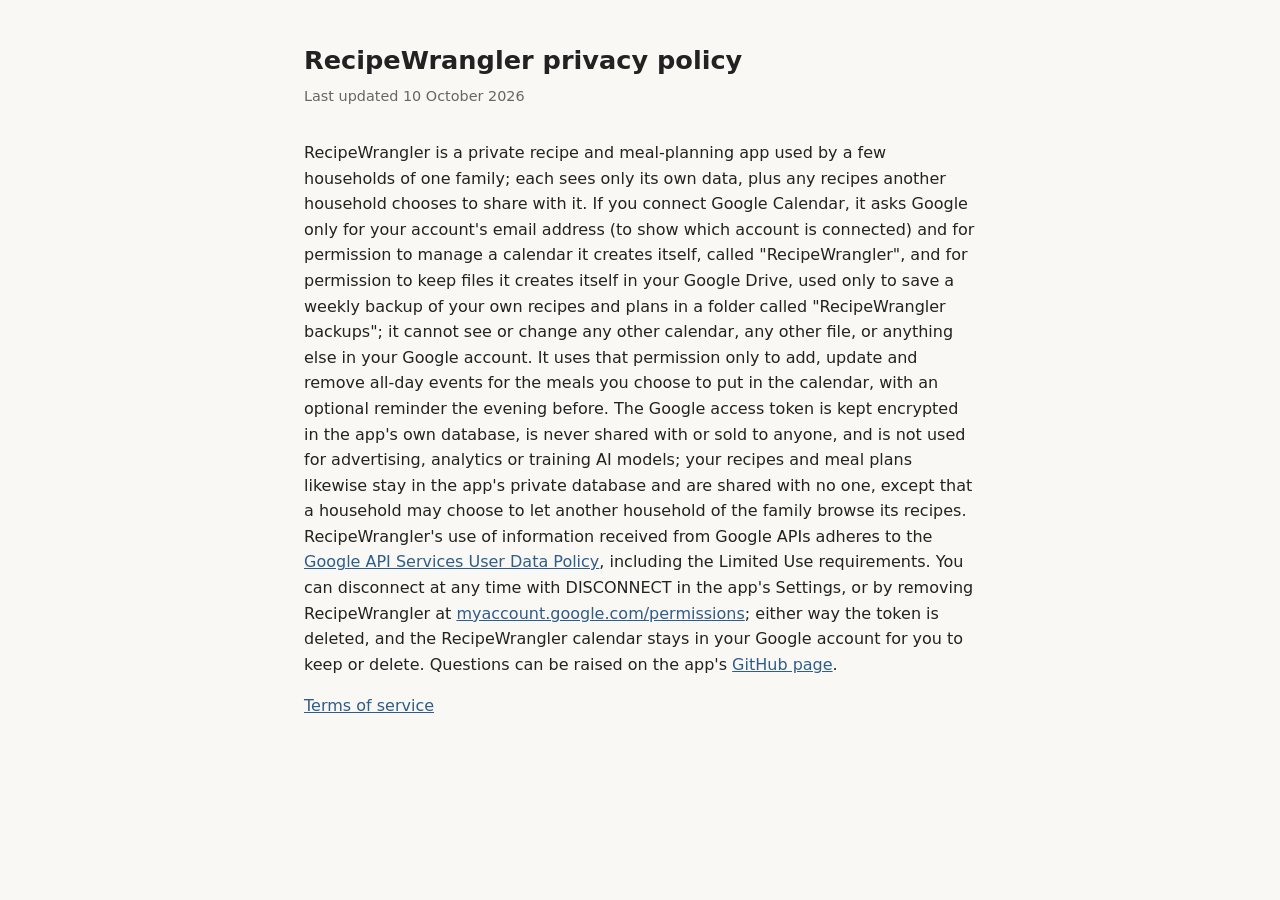
<file: privacy.html>
<!doctype html>
<html lang="en-GB">
<head>
<meta charset="utf-8">
<meta name="viewport" content="width=device-width, initial-scale=1">
<title>RecipeWrangler privacy policy</title>
<style>
  :root{ --bg:#faf8f4; --ink:#222; --muted:#666; --link:#2f5d8a; }
  @media (prefers-color-scheme: dark){ :root{ --bg:#1b1b1b; --ink:#e8e6e1; --muted:#a8a49c; --link:#8fb8e0; } }
  body{ margin:0; background:var(--bg); color:var(--ink); font:16px/1.6 system-ui, sans-serif; }
  main{ max-width:42rem; margin:0 auto; padding:2.5rem 1rem 4rem; }
  h1{ font-size:1.6rem; margin:0 0 .25rem; }
  .meta{ color:var(--muted); font-size:.9rem; margin:0 0 2rem; }
  h2{ font-size:1.1rem; margin:1.75rem 0 .5rem; }
  a{ color:var(--link); }
</style>
</head>
<body>
<main>
<h1>RecipeWrangler privacy policy</h1>
<p class="meta">Last updated 10 October 2026</p>
<p>RecipeWrangler is a private recipe and meal-planning app used by a few households of one family; each sees only its own data, plus any recipes another household chooses to share with it. If you connect Google Calendar, it asks
Google only for your account's email address (to show which account is connected) and for permission to manage a calendar
it creates itself, called "RecipeWrangler", and for permission to keep files it creates itself in your Google Drive, used only
to save a weekly backup of your own recipes and plans in a folder called "RecipeWrangler backups"; it cannot see or change any
other calendar, any other file, or anything else in your Google account. It uses that permission only to add, update and remove all-day events for the meals you choose to put in the
calendar, with an optional reminder the evening before. The Google access token is kept encrypted in the app's own
database, is never shared with or sold to anyone, and is not used for advertising, analytics or training AI models; your
recipes and meal plans likewise stay in the app's private database and are shared with no one, except that a household
may choose to let another household of the family browse its recipes. RecipeWrangler's use of
information received from Google APIs adheres to the
<a href="https://developers.google.com/terms/api-services-user-data-policy">Google API Services User Data Policy</a>,
including the Limited Use requirements. You can disconnect at any time with DISCONNECT in the app's Settings, or by removing
RecipeWrangler at <a href="https://myaccount.google.com/permissions">myaccount.google.com/permissions</a>; either way the
token is deleted, and the RecipeWrangler calendar stays in your Google account for you to keep or delete. Questions can be
raised on the app's <a href="https://github.com/crispy-lettuce/RecipeFlowKeeper/issues">GitHub page</a>.</p>
<p><a href="terms.html">Terms of service</a></p>
</main>
</body>
</html>
</file>
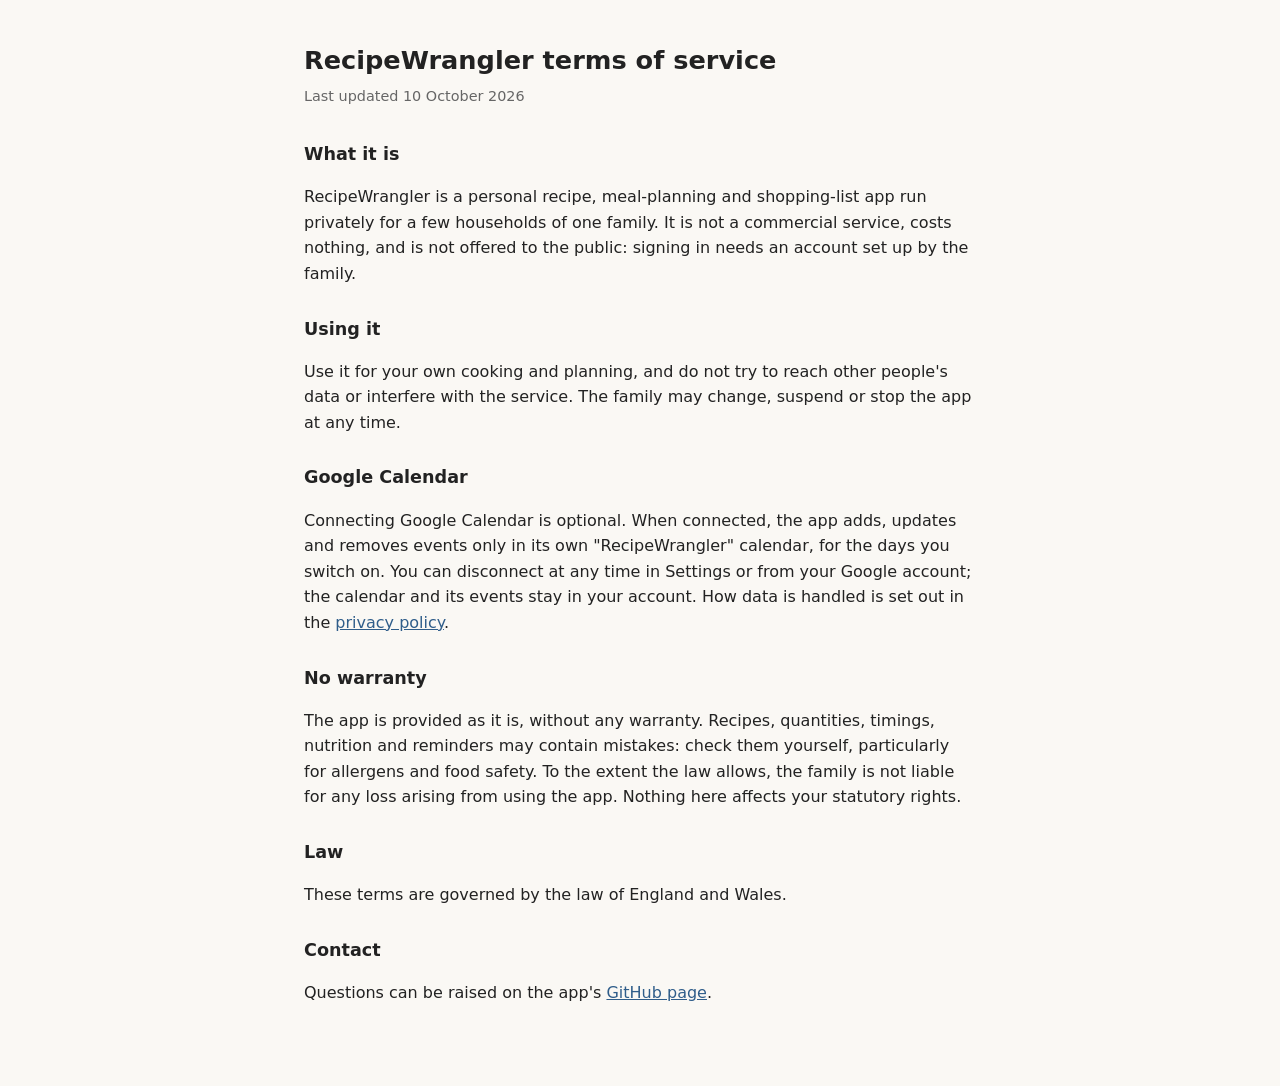
<file: terms.html>
<!doctype html>
<html lang="en-GB">
<head>
<meta charset="utf-8">
<meta name="viewport" content="width=device-width, initial-scale=1">
<title>RecipeWrangler terms of service</title>
<style>
  :root{ --bg:#faf8f4; --ink:#222; --muted:#666; --link:#2f5d8a; }
  @media (prefers-color-scheme: dark){ :root{ --bg:#1b1b1b; --ink:#e8e6e1; --muted:#a8a49c; --link:#8fb8e0; } }
  body{ margin:0; background:var(--bg); color:var(--ink); font:16px/1.6 system-ui, sans-serif; }
  main{ max-width:42rem; margin:0 auto; padding:2.5rem 1rem 4rem; }
  h1{ font-size:1.6rem; margin:0 0 .25rem; }
  .meta{ color:var(--muted); font-size:.9rem; margin:0 0 2rem; }
  h2{ font-size:1.1rem; margin:1.75rem 0 .5rem; }
  a{ color:var(--link); }
</style>
</head>
<body>
<main>
<h1>RecipeWrangler terms of service</h1>
<p class="meta">Last updated 10 October 2026</p>

<h2>What it is</h2>
<p>RecipeWrangler is a personal recipe, meal-planning and shopping-list app run privately for a few households of one family. It is not a
commercial service, costs nothing, and is not offered to the public: signing in needs an account set up by the family.</p>

<h2>Using it</h2>
<p>Use it for your own cooking and planning, and do not try to reach other people's data or interfere with the service. The
family may change, suspend or stop the app at any time.</p>

<h2>Google Calendar</h2>
<p>Connecting Google Calendar is optional. When connected, the app adds, updates and removes events only in its own
"RecipeWrangler" calendar, for the days you switch on. You can disconnect at any time in Settings or from your Google
account; the calendar and its events stay in your account. How data is handled is set out in the
<a href="privacy.html">privacy policy</a>.</p>

<h2>No warranty</h2>
<p>The app is provided as it is, without any warranty. Recipes, quantities, timings, nutrition and reminders may contain
mistakes: check them yourself, particularly for allergens and food safety. To the extent the law allows, the family is
not liable for any loss arising from using the app. Nothing here affects your statutory rights.</p>

<h2>Law</h2>
<p>These terms are governed by the law of England and Wales.</p>

<h2>Contact</h2>
<p>Questions can be raised on the app's <a href="https://github.com/crispy-lettuce/RecipeFlowKeeper/issues">GitHub page</a>.</p>
</main>
</body>
</html>
</file>
